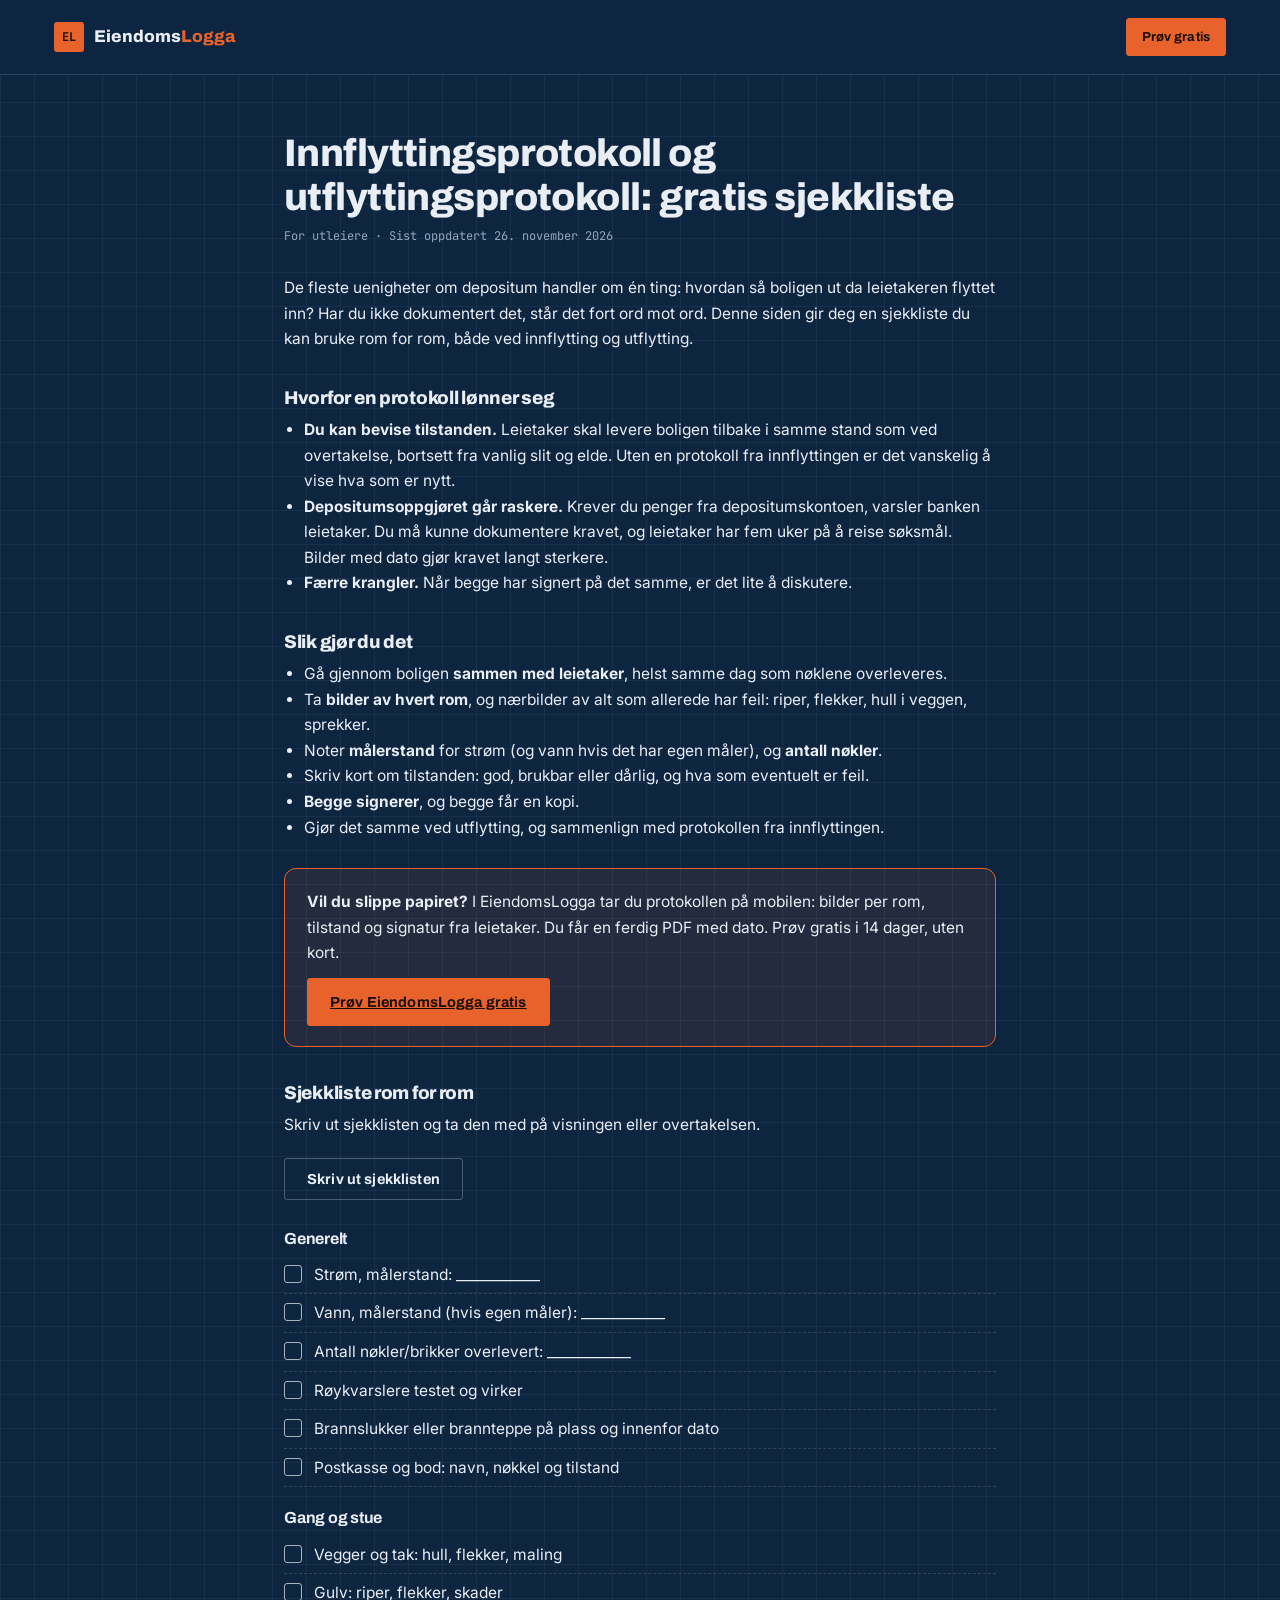
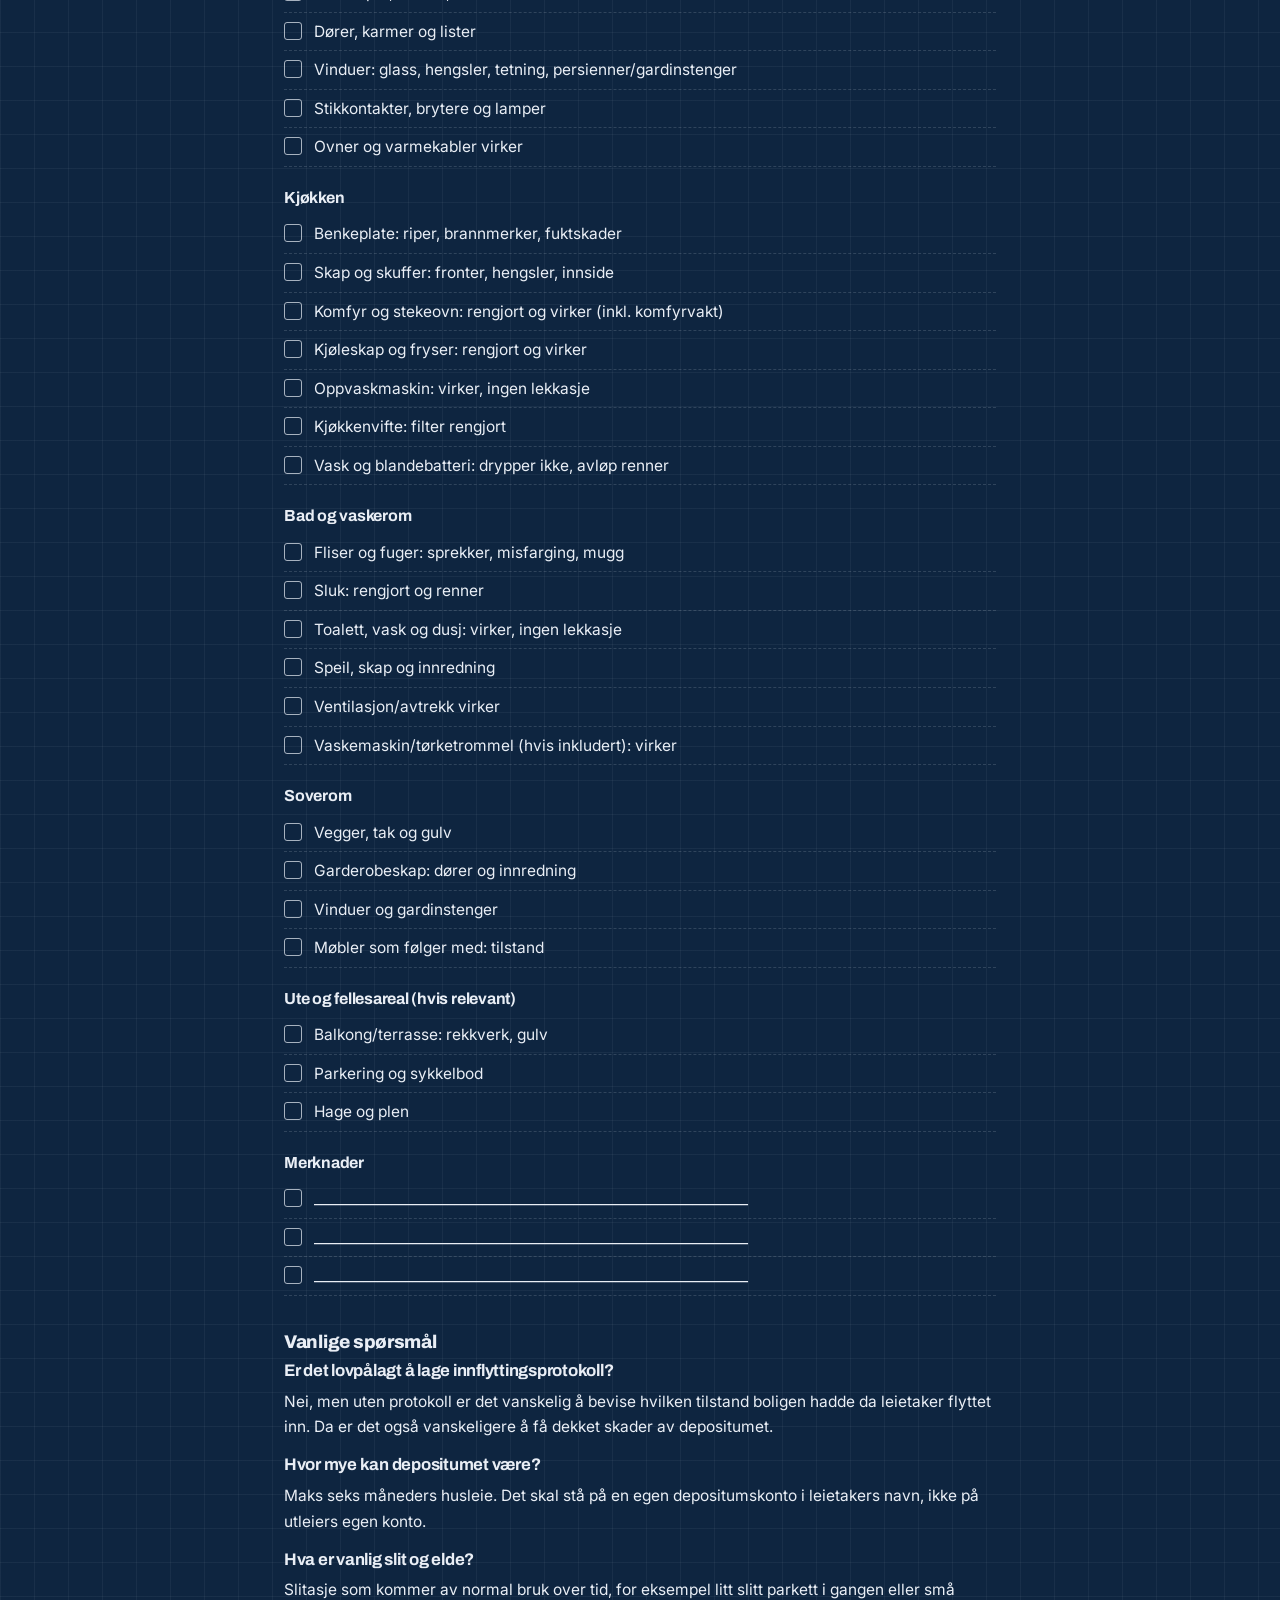
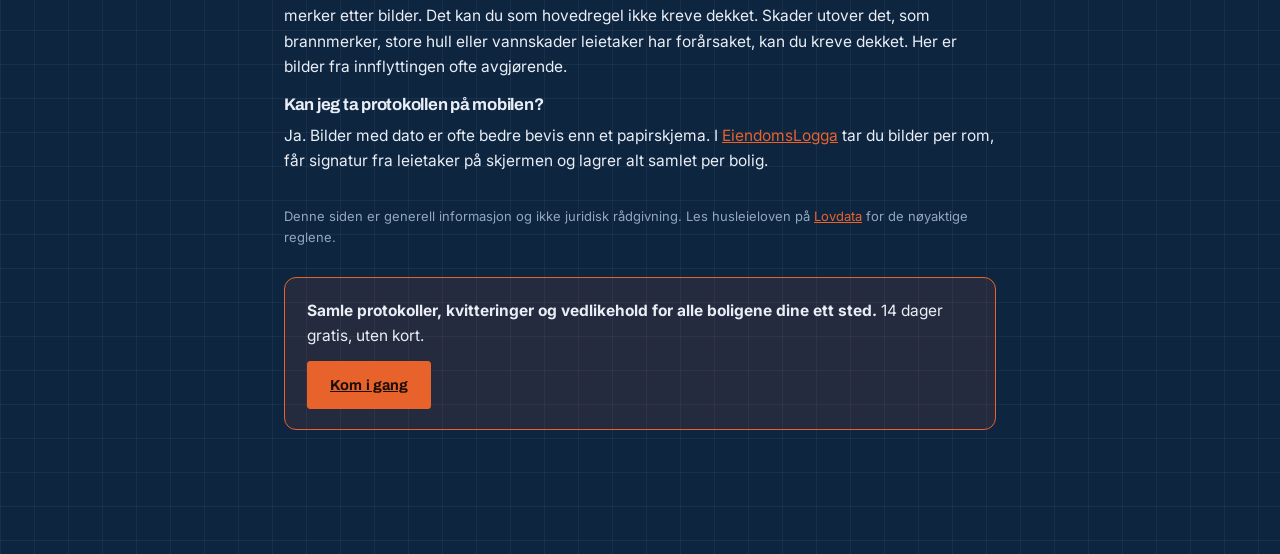
<file: docs/innflyttingsprotokoll.html>
<!DOCTYPE html>
<html lang="no">
<head>
<meta charset="UTF-8">
<meta name="viewport" content="width=device-width, initial-scale=1.0">
<title>Innflyttingsprotokoll og utflyttingsprotokoll – gratis sjekkliste for utleiere | EiendomsLogga</title>
<meta name="description" content="Gratis sjekkliste for innflytting og utflytting, rom for rom. Slik dokumenterer du tilstanden på utleieboligen, så depositumsoppgjøret blir enkelt. Kan skrives ut.">
<link rel="canonical" href="https://eiendomslogga.no/innflyttingsprotokoll.html">
<meta name="theme-color" content="#0E2540">
<meta property="og:title" content="Innflyttingsprotokoll – gratis sjekkliste for utleiere">
<meta property="og:description" content="Rom-for-rom-sjekkliste for inn- og utflytting. Gratis, og kan skrives ut.">
<meta property="og:image" content="https://eiendomslogga.no/og-image.png">
<meta property="og:url" content="https://eiendomslogga.no/innflyttingsprotokoll.html">
<link rel="icon" href="favicon.svg" type="image/svg+xml">
<link rel="preconnect" href="https://fonts.googleapis.com">
<link rel="preconnect" href="https://fonts.gstatic.com" crossorigin>
<link href="https://fonts.googleapis.com/css2?family=Archivo:wght@500;700;800&family=Inter:wght@400;500;600&family=JetBrains+Mono:wght@400;500;600&display=swap" rel="stylesheet">
<link rel="stylesheet" href="styles.css">
<script type="application/ld+json">
{
  "@context": "https://schema.org",
  "@type": "FAQPage",
  "mainEntity": [
    {"@type": "Question", "name": "Må utleier lage innflyttingsprotokoll?",
     "acceptedAnswer": {"@type": "Answer", "text": "Det er ikke lovpålagt, men uten en protokoll er det vanskelig å bevise hvilken tilstand boligen hadde ved innflytting. Det gjør det vanskeligere å få dekket skader av depositumet."}},
    {"@type": "Question", "name": "Hvor mye kan depositumet være?",
     "acceptedAnswer": {"@type": "Answer", "text": "Etter husleieloven kan depositumet være maks seks måneders husleie. Det skal stå på en egen depositumskonto i leietakers navn."}},
    {"@type": "Question", "name": "Hvor lang tid har leietaker på å protestere mot et krav i depositumet?",
     "acceptedAnswer": {"@type": "Answer", "text": "Krever utleier penger fra depositumskontoen, varsler banken leietaker. Pengene kan utbetales til utleier hvis leietaker ikke har reist søksmål innen fem uker etter varselet. Utleier må kunne dokumentere kravet."}}
  ]
}
</script>
<style>
  .guide-cta { margin: 28px 0; padding: 20px 22px; border: 1px solid var(--safety); border-radius: 12px; background: rgba(232,98,44,0.10); }
  .guide-cta p { margin: 0 0 12px; }
  .checklist { margin: 12px 0 24px; }
  .checklist h3 { font-size: 1rem; margin: 22px 0 6px; }
  .checklist ul { list-style: none; padding-left: 0; }
  .checklist li { padding: 6px 0 6px 30px; position: relative; border-bottom: 1px dashed rgba(233,238,245,0.15); }
  .checklist li::before { content: ""; position: absolute; left: 0; top: 9px; width: 16px; height: 16px; border: 1.5px solid currentColor; border-radius: 3px; opacity: .7; }
  .print-head { display: none; }
  .print-btn { margin: 4px 0 8px; }
  @media print {
    body { background: #fff !important; color: #000 !important; }
    .legal-header, .no-print, .guide-cta { display: none !important; }
    .legal { padding: 0; max-width: none; }
    .legal p, .legal li, .legal h1, .legal h2, .legal h3 { color: #000 !important; }
    .checklist li { border-bottom: 1px solid #bbb; }
    .print-head { display: block; margin-bottom: 12px; font-size: 13px; }
    .print-only-section { page-break-before: always; }
  }
</style>
</head>
<body>
<header class="legal-header"><div class="legal-header-inner">
  <a class="brand" href="/"><span class="logo-mark">EL</span><span class="logo-word">Eiendoms<em>Logga</em></span></a>
  <a class="btn btn-primary btn-small" href="/?start=signup">Prøv gratis</a>
</div></header>
<main class="legal">
<div class="no-print">
<h1>Innflyttingsprotokoll og utflyttingsprotokoll: gratis sjekkliste</h1>
<p class="updated">For utleiere · Sist oppdatert 26. november 2026</p>

<p>De fleste uenigheter om depositum handler om én ting: hvordan så boligen ut da leietakeren flyttet inn? Har du ikke dokumentert det, står det fort ord mot ord. Denne siden gir deg en sjekkliste du kan bruke rom for rom, både ved innflytting og utflytting.</p>

<h2>Hvorfor en protokoll lønner seg</h2>
<ul>
  <li><strong>Du kan bevise tilstanden.</strong> Leietaker skal levere boligen tilbake i samme stand som ved overtakelse, bortsett fra vanlig slit og elde. Uten en protokoll fra innflyttingen er det vanskelig å vise hva som er nytt.</li>
  <li><strong>Depositumsoppgjøret går raskere.</strong> Krever du penger fra depositumskontoen, varsler banken leietaker. Du må kunne dokumentere kravet, og leietaker har fem uker på å reise søksmål. Bilder med dato gjør kravet langt sterkere.</li>
  <li><strong>Færre krangler.</strong> Når begge har signert på det samme, er det lite å diskutere.</li>
</ul>

<h2>Slik gjør du det</h2>
<ul>
  <li>Gå gjennom boligen <strong>sammen med leietaker</strong>, helst samme dag som nøklene overleveres.</li>
  <li>Ta <strong>bilder av hvert rom</strong>, og nærbilder av alt som allerede har feil: riper, flekker, hull i veggen, sprekker.</li>
  <li>Noter <strong>målerstand</strong> for strøm (og vann hvis det har egen måler), og <strong>antall nøkler</strong>.</li>
  <li>Skriv kort om tilstanden: god, brukbar eller dårlig, og hva som eventuelt er feil.</li>
  <li><strong>Begge signerer</strong>, og begge får en kopi.</li>
  <li>Gjør det samme ved utflytting, og sammenlign med protokollen fra innflyttingen.</li>
</ul>

<div class="guide-cta">
  <p><strong>Vil du slippe papiret?</strong> I EiendomsLogga tar du protokollen på mobilen: bilder per rom, tilstand og signatur fra leietaker. Du får en ferdig PDF med dato. Prøv gratis i 14 dager, uten kort.</p>
  <a class="btn btn-primary" href="/?start=signup">Prøv EiendomsLogga gratis</a>
</div>

<h2>Sjekkliste rom for rom</h2>
<p>Skriv ut sjekklisten og ta den med på visningen eller overtakelsen.</p>
<button class="btn btn-ghost print-btn" type="button" onclick="window.print()">Skriv ut sjekklisten</button>
</div>

<section class="checklist print-only-section">
  <div class="print-head">
    <strong>Inn-/utflyttingsprotokoll</strong><br>
    Adresse: ______________________________ Dato: ____________<br>
    Utleier: ______________________________ Leietaker: ______________________________<br>
    Innflytting ☐ &nbsp; Utflytting ☐
  </div>

  <h3>Generelt</h3>
  <ul>
    <li>Strøm, målerstand: ____________</li>
    <li>Vann, målerstand (hvis egen måler): ____________</li>
    <li>Antall nøkler/brikker overlevert: ____________</li>
    <li>Røykvarslere testet og virker</li>
    <li>Brannslukker eller brannteppe på plass og innenfor dato</li>
    <li>Postkasse og bod: navn, nøkkel og tilstand</li>
  </ul>

  <h3>Gang og stue</h3>
  <ul>
    <li>Vegger og tak: hull, flekker, maling</li>
    <li>Gulv: riper, flekker, skader</li>
    <li>Dører, karmer og lister</li>
    <li>Vinduer: glass, hengsler, tetning, persienner/gardinstenger</li>
    <li>Stikkontakter, brytere og lamper</li>
    <li>Ovner og varmekabler virker</li>
  </ul>

  <h3>Kjøkken</h3>
  <ul>
    <li>Benkeplate: riper, brannmerker, fuktskader</li>
    <li>Skap og skuffer: fronter, hengsler, innside</li>
    <li>Komfyr og stekeovn: rengjort og virker (inkl. komfyrvakt)</li>
    <li>Kjøleskap og fryser: rengjort og virker</li>
    <li>Oppvaskmaskin: virker, ingen lekkasje</li>
    <li>Kjøkkenvifte: filter rengjort</li>
    <li>Vask og blandebatteri: drypper ikke, avløp renner</li>
  </ul>

  <h3>Bad og vaskerom</h3>
  <ul>
    <li>Fliser og fuger: sprekker, misfarging, mugg</li>
    <li>Sluk: rengjort og renner</li>
    <li>Toalett, vask og dusj: virker, ingen lekkasje</li>
    <li>Speil, skap og innredning</li>
    <li>Ventilasjon/avtrekk virker</li>
    <li>Vaskemaskin/tørketrommel (hvis inkludert): virker</li>
  </ul>

  <h3>Soverom</h3>
  <ul>
    <li>Vegger, tak og gulv</li>
    <li>Garderobeskap: dører og innredning</li>
    <li>Vinduer og gardinstenger</li>
    <li>Møbler som følger med: tilstand</li>
  </ul>

  <h3>Ute og fellesareal (hvis relevant)</h3>
  <ul>
    <li>Balkong/terrasse: rekkverk, gulv</li>
    <li>Parkering og sykkelbod</li>
    <li>Hage og plen</li>
  </ul>

  <h3>Merknader</h3>
  <ul>
    <li>______________________________________________________________</li>
    <li>______________________________________________________________</li>
    <li>______________________________________________________________</li>
  </ul>

  <div class="print-head" style="margin-top:24px">
    Signatur utleier: ______________________ &nbsp;&nbsp; Signatur leietaker: ______________________
  </div>
</section>

<div class="no-print">
<h2>Vanlige spørsmål</h2>
<h3>Er det lovpålagt å lage innflyttingsprotokoll?</h3>
<p>Nei, men uten protokoll er det vanskelig å bevise hvilken tilstand boligen hadde da leietaker flyttet inn. Da er det også vanskeligere å få dekket skader av depositumet.</p>
<h3>Hvor mye kan depositumet være?</h3>
<p>Maks seks måneders husleie. Det skal stå på en egen depositumskonto i leietakers navn, ikke på utleiers egen konto.</p>
<h3>Hva er vanlig slit og elde?</h3>
<p>Slitasje som kommer av normal bruk over tid, for eksempel litt slitt parkett i gangen eller små merker etter bilder. Det kan du som hovedregel ikke kreve dekket. Skader utover det, som brannmerker, store hull eller vannskader leietaker har forårsaket, kan du kreve dekket. Her er bilder fra innflyttingen ofte avgjørende.</p>
<h3>Kan jeg ta protokollen på mobilen?</h3>
<p>Ja. Bilder med dato er ofte bedre bevis enn et papirskjema. I <a href="/?start=signup">EiendomsLogga</a> tar du bilder per rom, får signatur fra leietaker på skjermen og lagrer alt samlet per bolig.</p>

<p style="margin-top:32px;color:var(--muted);font-size:13px">Denne siden er generell informasjon og ikke juridisk rådgivning. Les husleieloven på <a href="https://lovdata.no/dokument/NL/lov/1999-03-26-17" rel="noopener">Lovdata</a> for de nøyaktige reglene.</p>

<div class="guide-cta">
  <p><strong>Samle protokoller, kvitteringer og vedlikehold for alle boligene dine ett sted.</strong> 14 dager gratis, uten kort.</p>
  <a class="btn btn-primary" href="/?start=signup">Kom i gang</a>
</div>
</div>
</main>
</body>
</html>
</file>
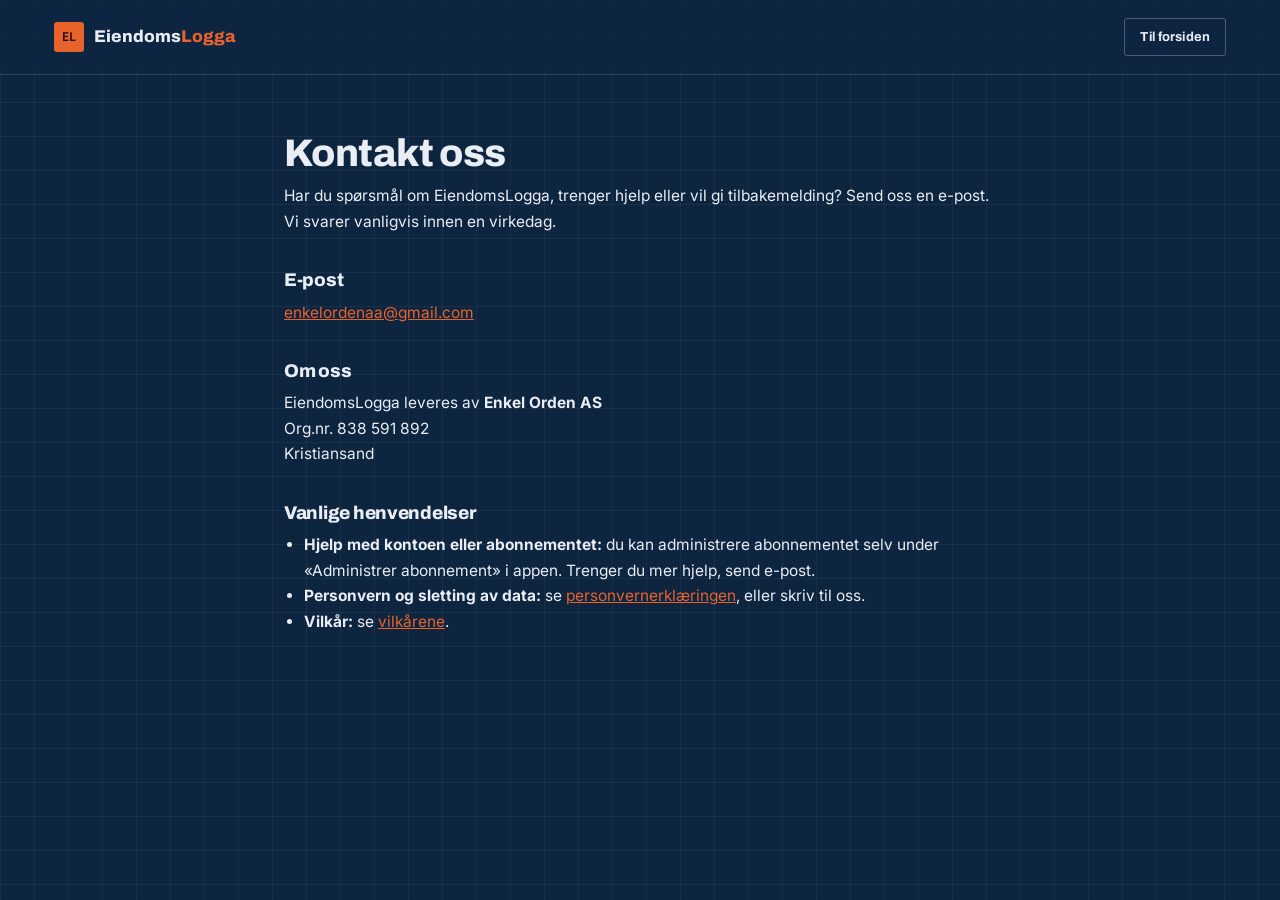
<file: docs/kontakt.html>
<!DOCTYPE html>
<html lang="no">
<head>
<meta charset="UTF-8">
<meta name="viewport" content="width=device-width, initial-scale=1.0">
<title>Kontakt – EiendomsLogga</title>
<meta name="description" content="Kontakt EiendomsLogga. Vi svarer vanligvis innen en virkedag.">
<link rel="canonical" href="https://eiendomslogga.no/kontakt.html">
<meta name="theme-color" content="#0E2540">
<link rel="icon" href="favicon.svg" type="image/svg+xml">
<link rel="preconnect" href="https://fonts.googleapis.com">
<link rel="preconnect" href="https://fonts.gstatic.com" crossorigin>
<link href="https://fonts.googleapis.com/css2?family=Archivo:wght@500;700;800&family=Inter:wght@400;500;600&family=JetBrains+Mono:wght@400;500;600&display=swap" rel="stylesheet">
<link rel="stylesheet" href="styles.css">
</head>
<body>
<header class="legal-header"><div class="legal-header-inner">
  <a class="brand" href="/"><span class="logo-mark">EL</span><span class="logo-word">Eiendoms<em>Logga</em></span></a>
  <a class="btn btn-ghost btn-small" href="/">Til forsiden</a>
</div></header>
<main class="legal">
<h1>Kontakt oss</h1>
<p>Har du spørsmål om EiendomsLogga, trenger hjelp eller vil gi tilbakemelding? Send oss en e-post. Vi svarer vanligvis innen en virkedag.</p>

<h2>E-post</h2>
<p><a href="mailto:enkelordenaa@gmail.com">enkelordenaa@gmail.com</a></p>

<h2>Om oss</h2>
<p>EiendomsLogga leveres av <strong>Enkel Orden AS</strong><br>
Org.nr. 838 591 892<br>
Kristiansand</p>

<h2>Vanlige henvendelser</h2>
<ul>
  <li><strong>Hjelp med kontoen eller abonnementet:</strong> du kan administrere abonnementet selv under «Administrer abonnement» i appen. Trenger du mer hjelp, send e-post.</li>
  <li><strong>Personvern og sletting av data:</strong> se <a href="personvern.html">personvernerklæringen</a>, eller skriv til oss.</li>
  <li><strong>Vilkår:</strong> se <a href="vilkar.html">vilkårene</a>.</li>
</ul>

</main>
</body>
</html>
</file>
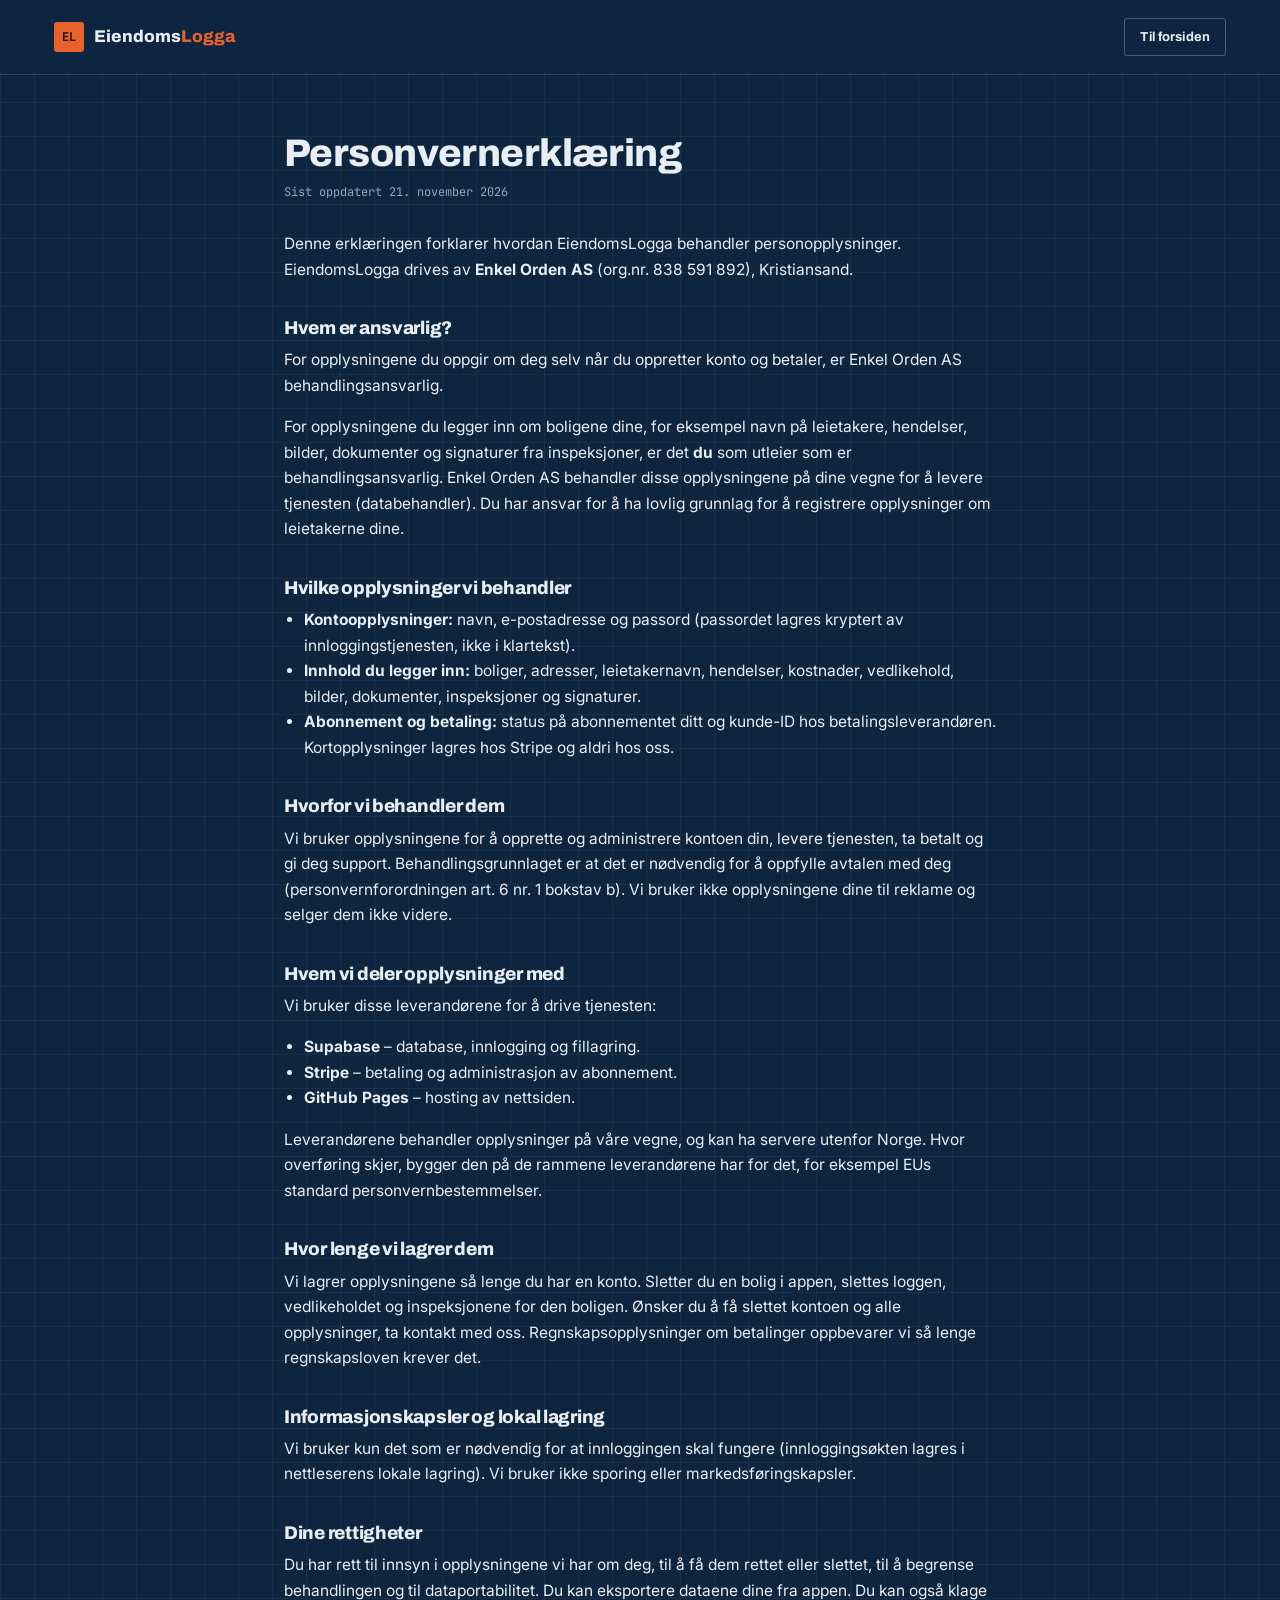
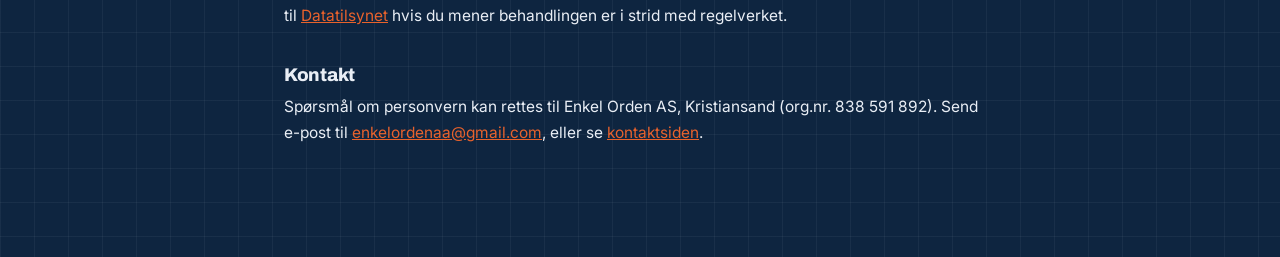
<file: docs/personvern.html>
<!DOCTYPE html>
<html lang="no">
<head>
<meta charset="UTF-8">
<meta name="viewport" content="width=device-width, initial-scale=1.0">
<title>Personvernerklæring – EiendomsLogga</title>
<meta name="description" content="Slik behandler EiendomsLogga personopplysninger.">
<link rel="canonical" href="https://eiendomslogga.no/personvern.html">
<meta name="theme-color" content="#0E2540">
<link rel="icon" href="favicon.svg" type="image/svg+xml">
<link rel="preconnect" href="https://fonts.googleapis.com">
<link rel="preconnect" href="https://fonts.gstatic.com" crossorigin>
<link href="https://fonts.googleapis.com/css2?family=Archivo:wght@500;700;800&family=Inter:wght@400;500;600&family=JetBrains+Mono:wght@400;500;600&display=swap" rel="stylesheet">
<link rel="stylesheet" href="styles.css">
</head>
<body>
<header class="legal-header"><div class="legal-header-inner">
  <a class="brand" href="/"><span class="logo-mark">EL</span><span class="logo-word">Eiendoms<em>Logga</em></span></a>
  <a class="btn btn-ghost btn-small" href="/">Til forsiden</a>
</div></header>
<main class="legal">
<h1>Personvernerklæring</h1>
<p class="updated">Sist oppdatert 21. november 2026</p>
<p>Denne erklæringen forklarer hvordan EiendomsLogga behandler personopplysninger. EiendomsLogga drives av <strong>Enkel Orden AS</strong> (org.nr. 838 591 892), Kristiansand.</p>

<h2>Hvem er ansvarlig?</h2>
<p>For opplysningene du oppgir om deg selv når du oppretter konto og betaler, er Enkel Orden AS behandlingsansvarlig.</p>
<p>For opplysningene du legger inn om boligene dine, for eksempel navn på leietakere, hendelser, bilder, dokumenter og signaturer fra inspeksjoner, er det <strong>du</strong> som utleier som er behandlingsansvarlig. Enkel Orden AS behandler disse opplysningene på dine vegne for å levere tjenesten (databehandler). Du har ansvar for å ha lovlig grunnlag for å registrere opplysninger om leietakerne dine.</p>

<h2>Hvilke opplysninger vi behandler</h2>
<ul>
  <li><strong>Kontoopplysninger:</strong> navn, e-postadresse og passord (passordet lagres kryptert av innloggingstjenesten, ikke i klartekst).</li>
  <li><strong>Innhold du legger inn:</strong> boliger, adresser, leietakernavn, hendelser, kostnader, vedlikehold, bilder, dokumenter, inspeksjoner og signaturer.</li>
  <li><strong>Abonnement og betaling:</strong> status på abonnementet ditt og kunde-ID hos betalingsleverandøren. Kortopplysninger lagres hos Stripe og aldri hos oss.</li>
</ul>

<h2>Hvorfor vi behandler dem</h2>
<p>Vi bruker opplysningene for å opprette og administrere kontoen din, levere tjenesten, ta betalt og gi deg support. Behandlingsgrunnlaget er at det er nødvendig for å oppfylle avtalen med deg (personvernforordningen art. 6 nr. 1 bokstav b). Vi bruker ikke opplysningene dine til reklame og selger dem ikke videre.</p>

<h2>Hvem vi deler opplysninger med</h2>
<p>Vi bruker disse leverandørene for å drive tjenesten:</p>
<ul>
  <li><strong>Supabase</strong> – database, innlogging og fillagring.</li>
  <li><strong>Stripe</strong> – betaling og administrasjon av abonnement.</li>
  <li><strong>GitHub Pages</strong> – hosting av nettsiden.</li>
</ul>
<p>Leverandørene behandler opplysninger på våre vegne, og kan ha servere utenfor Norge. Hvor overføring skjer, bygger den på de rammene leverandørene har for det, for eksempel EUs standard personvernbestemmelser.</p>

<h2>Hvor lenge vi lagrer dem</h2>
<p>Vi lagrer opplysningene så lenge du har en konto. Sletter du en bolig i appen, slettes loggen, vedlikeholdet og inspeksjonene for den boligen. Ønsker du å få slettet kontoen og alle opplysninger, ta kontakt med oss. Regnskapsopplysninger om betalinger oppbevarer vi så lenge regnskapsloven krever det.</p>

<h2>Informasjonskapsler og lokal lagring</h2>
<p>Vi bruker kun det som er nødvendig for at innloggingen skal fungere (innloggingsøkten lagres i nettleserens lokale lagring). Vi bruker ikke sporing eller markedsføringskapsler.</p>

<h2>Dine rettigheter</h2>
<p>Du har rett til innsyn i opplysningene vi har om deg, til å få dem rettet eller slettet, til å begrense behandlingen og til dataportabilitet. Du kan eksportere dataene dine fra appen. Du kan også klage til <a href="https://www.datatilsynet.no" rel="noopener">Datatilsynet</a> hvis du mener behandlingen er i strid med regelverket.</p>

<h2>Kontakt</h2>
<p>Spørsmål om personvern kan rettes til Enkel Orden AS, Kristiansand (org.nr. 838 591 892). Send e-post til <a href="mailto:enkelordenaa@gmail.com">enkelordenaa@gmail.com</a>, eller se <a href="kontakt.html">kontaktsiden</a>.</p>

</main>
</body>
</html>
</file>
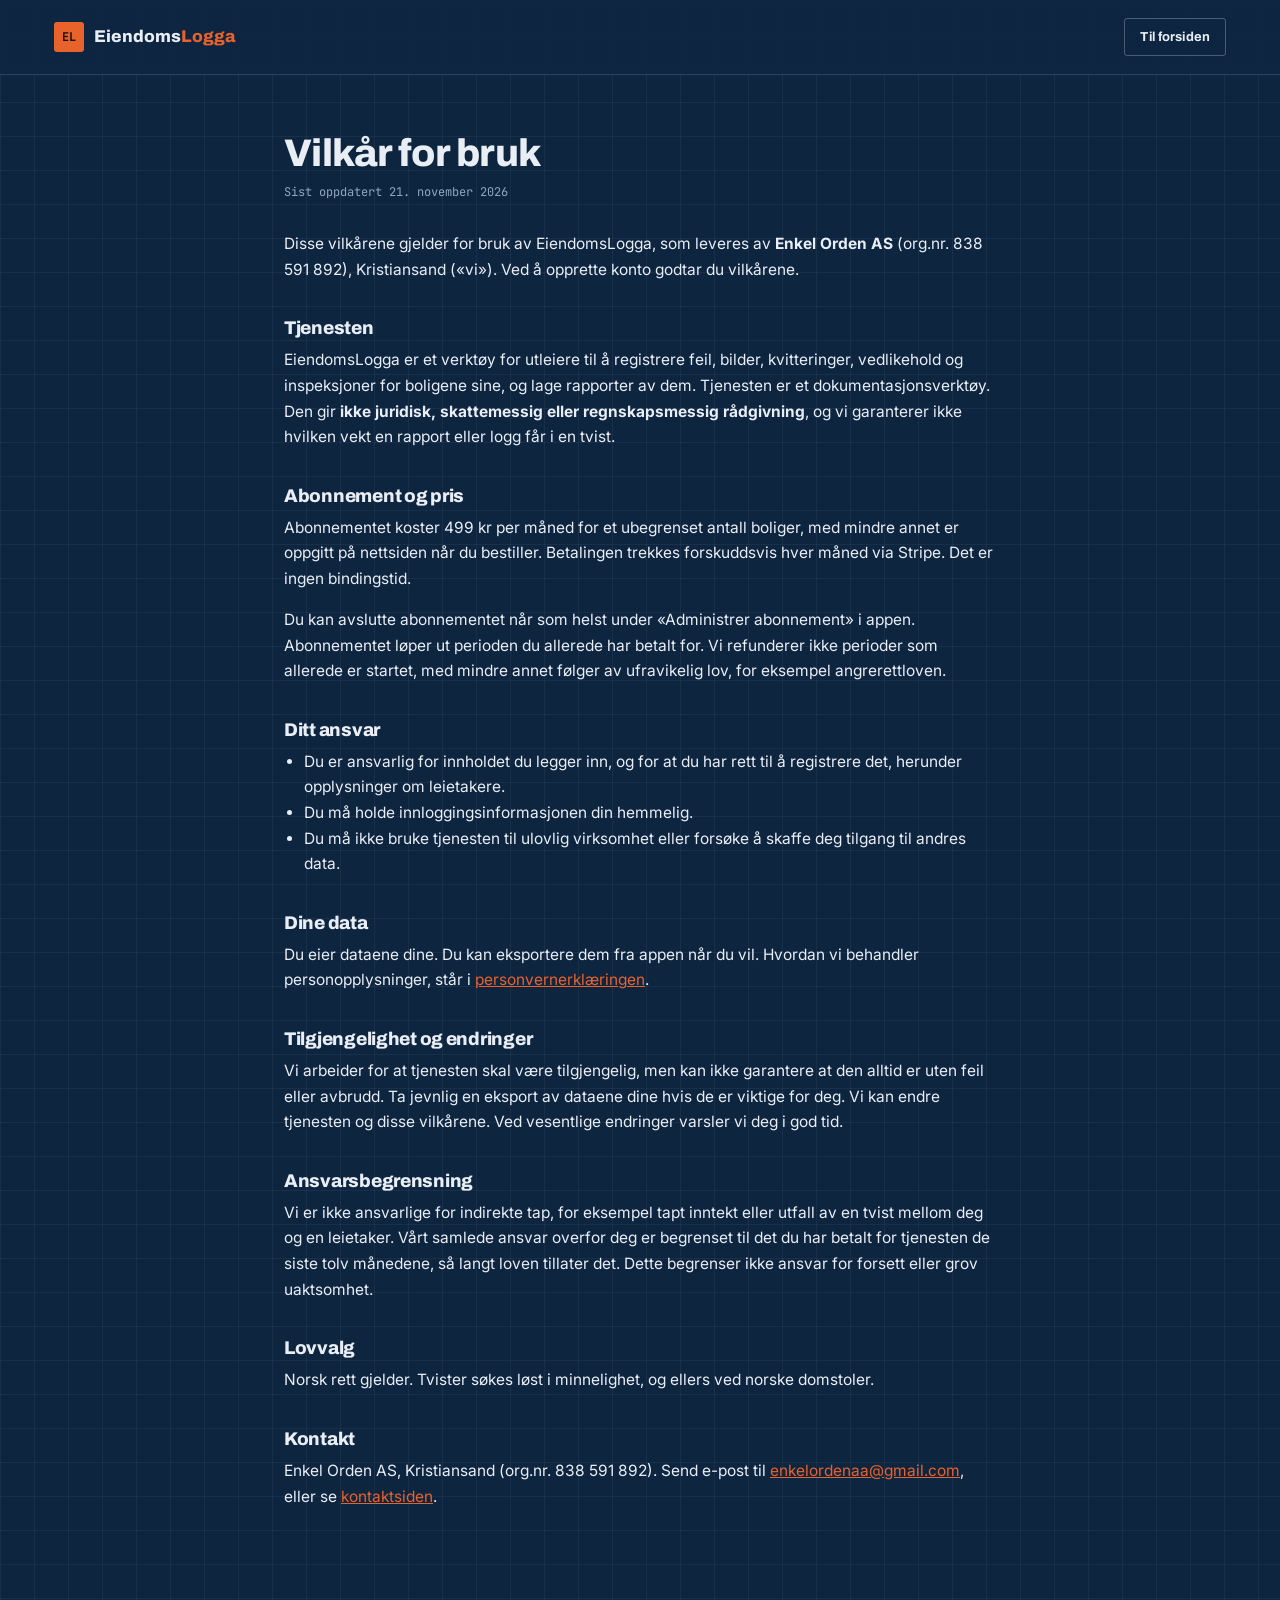
<file: docs/vilkar.html>
<!DOCTYPE html>
<html lang="no">
<head>
<meta charset="UTF-8">
<meta name="viewport" content="width=device-width, initial-scale=1.0">
<title>Vilkår for bruk – EiendomsLogga</title>
<meta name="description" content="Vilkår for bruk av EiendomsLogga.">
<link rel="canonical" href="https://eiendomslogga.no/vilkar.html">
<meta name="theme-color" content="#0E2540">
<link rel="icon" href="favicon.svg" type="image/svg+xml">
<link rel="preconnect" href="https://fonts.googleapis.com">
<link rel="preconnect" href="https://fonts.gstatic.com" crossorigin>
<link href="https://fonts.googleapis.com/css2?family=Archivo:wght@500;700;800&family=Inter:wght@400;500;600&family=JetBrains+Mono:wght@400;500;600&display=swap" rel="stylesheet">
<link rel="stylesheet" href="styles.css">
</head>
<body>
<header class="legal-header"><div class="legal-header-inner">
  <a class="brand" href="/"><span class="logo-mark">EL</span><span class="logo-word">Eiendoms<em>Logga</em></span></a>
  <a class="btn btn-ghost btn-small" href="/">Til forsiden</a>
</div></header>
<main class="legal">
<h1>Vilkår for bruk</h1>
<p class="updated">Sist oppdatert 21. november 2026</p>
<p>Disse vilkårene gjelder for bruk av EiendomsLogga, som leveres av <strong>Enkel Orden AS</strong> (org.nr. 838 591 892), Kristiansand («vi»). Ved å opprette konto godtar du vilkårene.</p>

<h2>Tjenesten</h2>
<p>EiendomsLogga er et verktøy for utleiere til å registrere feil, bilder, kvitteringer, vedlikehold og inspeksjoner for boligene sine, og lage rapporter av dem. Tjenesten er et dokumentasjonsverktøy. Den gir <strong>ikke juridisk, skattemessig eller regnskapsmessig rådgivning</strong>, og vi garanterer ikke hvilken vekt en rapport eller logg får i en tvist.</p>

<h2>Abonnement og pris</h2>
<p>Abonnementet koster 499 kr per måned for et ubegrenset antall boliger, med mindre annet er oppgitt på nettsiden når du bestiller. Betalingen trekkes forskuddsvis hver måned via Stripe. Det er ingen bindingstid.</p>
<p>Du kan avslutte abonnementet når som helst under «Administrer abonnement» i appen. Abonnementet løper ut perioden du allerede har betalt for. Vi refunderer ikke perioder som allerede er startet, med mindre annet følger av ufravikelig lov, for eksempel angrerettloven.</p>

<h2>Ditt ansvar</h2>
<ul>
  <li>Du er ansvarlig for innholdet du legger inn, og for at du har rett til å registrere det, herunder opplysninger om leietakere.</li>
  <li>Du må holde innloggingsinformasjonen din hemmelig.</li>
  <li>Du må ikke bruke tjenesten til ulovlig virksomhet eller forsøke å skaffe deg tilgang til andres data.</li>
</ul>

<h2>Dine data</h2>
<p>Du eier dataene dine. Du kan eksportere dem fra appen når du vil. Hvordan vi behandler personopplysninger, står i <a href="personvern.html">personvernerklæringen</a>.</p>

<h2>Tilgjengelighet og endringer</h2>
<p>Vi arbeider for at tjenesten skal være tilgjengelig, men kan ikke garantere at den alltid er uten feil eller avbrudd. Ta jevnlig en eksport av dataene dine hvis de er viktige for deg. Vi kan endre tjenesten og disse vilkårene. Ved vesentlige endringer varsler vi deg i god tid.</p>

<h2>Ansvarsbegrensning</h2>
<p>Vi er ikke ansvarlige for indirekte tap, for eksempel tapt inntekt eller utfall av en tvist mellom deg og en leietaker. Vårt samlede ansvar overfor deg er begrenset til det du har betalt for tjenesten de siste tolv månedene, så langt loven tillater det. Dette begrenser ikke ansvar for forsett eller grov uaktsomhet.</p>

<h2>Lovvalg</h2>
<p>Norsk rett gjelder. Tvister søkes løst i minnelighet, og ellers ved norske domstoler.</p>

<h2>Kontakt</h2>
<p>Enkel Orden AS, Kristiansand (org.nr. 838 591 892). Send e-post til <a href="mailto:enkelordenaa@gmail.com">enkelordenaa@gmail.com</a>, eller se <a href="kontakt.html">kontaktsiden</a>.</p>

</main>
</body>
</html>
</file>
<file: docs/styles.css>
/* ============================================
   EiendomsLogg — design tokens (blueprint / måltegning)
   ============================================ */
:root {
  --blue-deep: #0E2540;
  --blue-mid: #16324F;
  --blue-soft: #1D3E5E;
  --blue-softer: #274B6E;
  --grid-line: rgba(233,238,245,0.05);
  --line: rgba(233,238,245,0.14);
  --line-strong: rgba(233,238,245,0.28);
  --plan-line: rgba(233,238,245,0.55);

  --paper: #F7F4EA;
  --paper-2: #ECE6D2;
  --pencil: #26364A;
  --pencil-muted: #6B7A8C;

  --ink-text: #E9EEF5;
  --muted: #91A7C0;

  --safety: #E8622C;
  --safety-dark: #C14F1D;
  --green: #4E9A6E;
  --green-dark: #3A7853;
  --amber: #D9A441;

  --font-display: 'Archivo', sans-serif;
  --font-body: 'Inter', sans-serif;
  --font-mono: 'JetBrains Mono', monospace;

  --wrap: 1220px;
  --radius: 3px;
  --radius-lg: 7px;
}

* { box-sizing: border-box; }

@media (prefers-reduced-motion: reduce) {
  *, *::before, *::after { animation-duration: 0.01ms !important; animation-iteration-count: 1 !important; transition-duration: 0.01ms !important; }
  .reveal { opacity: 1 !important; transform: none !important; }
}

.reveal { opacity: 0; transform: translateY(16px); transition: opacity 0.5s ease, transform 0.5s ease; }
.reveal.reveal-visible { opacity: 1; transform: translateY(0); }

html, body { height: 100%; }
body {
  margin: 0;
  background-color: var(--blue-deep);
  background-image:
    linear-gradient(var(--grid-line) 1px, transparent 1px),
    linear-gradient(90deg, var(--grid-line) 1px, transparent 1px);
  background-size: 34px 34px;
  color: var(--ink-text);
  font-family: var(--font-body);
  font-size: 16px;
  line-height: 1.55;
  -webkit-font-smoothing: antialiased;
  display: flex;
  flex-direction: column;
}

h1, h2, h3, h4 {
  font-family: var(--font-display);
  color: var(--ink-text);
  margin: 0 0 0.5em;
  font-weight: 800;
  letter-spacing: -0.015em;
  line-height: 1.15;
}
h1 { font-size: 1.9rem; }
h2 { font-size: 1.4rem; }
h3 { font-size: 1.05rem; font-weight: 700; }

p { margin: 0 0 1em; }
a { color: var(--safety); text-decoration: none; }
ul { margin: 0; padding: 0; list-style: none; }

.mono { font-family: var(--font-mono); }

.sr-only {
  position: absolute; width: 1px; height: 1px;
  padding: 0; margin: -1px; overflow: hidden;
  clip: rect(0,0,0,0); white-space: nowrap; border: 0;
}

a:focus-visible, button:focus-visible, input:focus-visible,
select:focus-visible, textarea:focus-visible {
  outline: 2px solid var(--safety);
  outline-offset: 2px;
}

/* ============================================
   Buttons
   ============================================ */
.btn {
  display: inline-flex; align-items: center; justify-content: center; gap: 8px;
  font-family: var(--font-display); font-weight: 700; font-size: 14.5px;
  padding: 12px 22px; border-radius: var(--radius); border: 1.5px solid transparent;
  cursor: pointer; transition: transform 0.1s ease, background 0.15s ease, border-color 0.15s ease;
  white-space: nowrap; background: transparent; color: var(--ink-text);
  letter-spacing: 0.01em;
}
.btn:active { transform: scale(0.98); }
.btn:disabled { opacity: 0.5; cursor: not-allowed; }

.btn-primary { background: var(--safety); color: #1A0D06; border-color: var(--safety); }
.btn-primary:hover:not(:disabled) { background: var(--safety-dark); border-color: var(--safety-dark); }

.btn-secondary { background: var(--green); color: #0B1A12; border-color: var(--green); }
.btn-secondary:hover:not(:disabled) { background: var(--green-dark); border-color: var(--green-dark); }

.btn-ghost { background: transparent; color: var(--ink-text); border-color: var(--line-strong); }
.btn-ghost:hover:not(:disabled) { border-color: var(--ink-text); background: rgba(233,238,245,0.05); }

.btn-danger { background: transparent; color: #F0876A; border-color: rgba(232,98,44,0.5); }
.btn-danger:hover:not(:disabled) { background: rgba(232,98,44,0.12); }

.btn-small { padding: 8px 15px; font-size: 13px; }
.btn-block { width: 100%; }
.btn-icon { padding: 8px 10px; }

/* ============================================
   Header + tab nav
   ============================================ */
.app-header {
  position: sticky; top: 0; z-index: 50;
  background: rgba(14, 37, 64, 0.92);
  backdrop-filter: blur(8px);
  border-bottom: 1px solid var(--line);
}
.app-header-inner {
  max-width: var(--wrap); margin: 0 auto; padding: 16px 24px 12px;
  display: flex; align-items: center; gap: 16px;
}
.brand { display: flex; align-items: center; gap: 10px; margin-right: auto; }
.logo-mark {
  display: inline-flex; align-items: center; justify-content: center;
  width: 30px; height: 30px; background: var(--safety); color: #1A0D06;
  border-radius: var(--radius); font-family: var(--font-mono); font-size: 12px; font-weight: 700;
  flex-shrink: 0;
}
.logo-word { font-family: var(--font-display); font-weight: 800; font-size: 17px; }
.logo-word em { color: var(--safety); font-style: normal; }
.header-actions { display: flex; gap: 10px; align-items: center; flex-wrap: wrap; justify-content: flex-end; }

.tab-nav {
  max-width: var(--wrap); margin: 0 auto; padding: 0 24px;
  display: flex; gap: 4px; overflow-x: auto; scrollbar-width: none;
}
.tab-nav::-webkit-scrollbar { display: none; }
.tab-btn {
  font-family: var(--font-display); font-size: 13.5px; font-weight: 700;
  color: var(--muted); background: transparent; border: none;
  border-bottom: 2px solid transparent; padding: 12px 13px 10px;
  cursor: pointer; white-space: nowrap; letter-spacing: 0.01em;
}
.tab-btn:hover { color: var(--ink-text); }
.tab-btn.active { color: var(--ink-text); border-bottom-color: var(--safety); }

/* ============================================
   Main layout
   ============================================ */
.app-main { flex: 1; }
.view-wrap { max-width: var(--wrap); margin: 0 auto; padding: 32px 24px 80px; }
.view-head {
  display: flex; align-items: flex-end; justify-content: space-between;
  gap: 20px; margin-bottom: 24px; flex-wrap: wrap;
}
.view-head p { color: var(--muted); margin: 6px 0 0; max-width: 60ch; }
.view-actions { display: flex; gap: 10px; flex-wrap: wrap; }

/* ============================================
   Cards / surfaces
   ============================================ */
.card {
  background: var(--blue-mid); border: 1px solid var(--line);
  border-radius: var(--radius-lg); padding: 22px 24px;
}
.card + .card { margin-top: 16px; }

.stat-grid { display: grid; grid-template-columns: repeat(4, 1fr); gap: 12px; margin-bottom: 28px; }
.stat-card { background: var(--blue-mid); border: 1px solid var(--line); border-radius: var(--radius-lg); padding: 18px 20px; }
.stat-label { font-family: var(--font-mono); font-size: 10.5px; letter-spacing: 0.07em; color: var(--muted); margin-bottom: 8px; text-transform: uppercase; }
.stat-value { font-family: var(--font-display); font-size: 27px; font-weight: 800; color: var(--ink-text); }
.stat-value.stamp-color { color: var(--safety); }
.stat-value.sage-color { color: var(--green); }
.stat-value.amber-color { color: var(--amber); }

.section-title { font-family: var(--font-mono); font-size: 11px; letter-spacing: 0.08em; color: var(--green); margin-bottom: 14px; text-transform: uppercase; }

/* ============================================
   Empty states
   ============================================ */
.empty-state { text-align: center; padding: 56px 24px; border: 1px dashed var(--line-strong); border-radius: var(--radius-lg); }
.empty-state::before {
  content: '';
  display: block; width: 38px; height: 38px; margin: 0 auto 16px;
  background-color: var(--muted); opacity: 0.55;
  -webkit-mask-image: url("data:image/svg+xml,%3Csvg xmlns='http://www.w3.org/2000/svg' viewBox='0 0 24 24' fill='none' stroke='black' stroke-width='1.6'%3E%3Cpath d='M3 12h4l2 3h6l2-3h4'/%3E%3Cpath d='M5 12V6a2 2 0 0 1 2-2h10a2 2 0 0 1 2 2v6'/%3E%3Crect x='3' y='12' width='18' height='7' rx='2'/%3E%3C/svg%3E");
  mask-image: url("data:image/svg+xml,%3Csvg xmlns='http://www.w3.org/2000/svg' viewBox='0 0 24 24' fill='none' stroke='black' stroke-width='1.6'%3E%3Cpath d='M3 12h4l2 3h6l2-3h4'/%3E%3Cpath d='M5 12V6a2 2 0 0 1 2-2h10a2 2 0 0 1 2 2v6'/%3E%3Crect x='3' y='12' width='18' height='7' rx='2'/%3E%3C/svg%3E");
  -webkit-mask-size: contain; mask-size: contain;
  -webkit-mask-repeat: no-repeat; mask-repeat: no-repeat;
  -webkit-mask-position: center; mask-position: center;
}
.empty-title { font-family: var(--font-display); font-size: 18px; font-weight: 800; margin-bottom: 6px; }
.empty-body { color: var(--muted); margin-bottom: 20px; }

/* ============================================
   Badges
   ============================================ */
.badge {
  display: inline-flex; align-items: center; gap: 5px;
  font-family: var(--font-mono); font-size: 10.5px; letter-spacing: 0.03em;
  padding: 4px 9px; border-radius: 999px; border: 1px solid transparent;
  text-transform: uppercase;
}
.badge-open { background: rgba(232,98,44,0.14); color: #F0876A; border-color: rgba(232,98,44,0.35); }
.badge-progress { background: rgba(217,164,65,0.14); color: var(--amber); border-color: rgba(217,164,65,0.35); }
.badge-done { background: rgba(78,154,110,0.16); color: var(--green); border-color: rgba(78,154,110,0.35); }
.badge-neutral { background: rgba(233,238,245,0.08); color: var(--muted); border-color: var(--line-strong); }

.type-tag { font-family: var(--font-mono); font-size: 10.5px; color: var(--muted); text-transform: uppercase; letter-spacing: 0.04em; }

/* ============================================
   Property cards
   ============================================ */
.property-grid { display: grid; grid-template-columns: repeat(auto-fill, minmax(250px, 1fr)); gap: 14px; }
.property-card {
  background: var(--blue-mid); border: 1px solid var(--line); border-radius: var(--radius-lg);
  padding: 20px 22px; cursor: pointer; transition: border-color 0.15s ease, transform 0.15s ease;
  text-align: left; width: 100%; color: inherit; font: inherit;
}
.property-card:hover { border-color: var(--safety); transform: translateY(-2px); }
.property-card h3 { margin-bottom: 2px; }
.property-address { color: var(--muted); font-size: 13.5px; margin-bottom: 14px; }
.property-meta-row { display: flex; justify-content: space-between; align-items: center; border-top: 1px solid var(--line); padding-top: 12px; margin-top: 4px; gap: 10px; flex-wrap: wrap; }
.property-tenant { font-size: 13px; color: var(--muted); }
.property-open-count { font-family: var(--font-mono); font-size: 11.5px; }

/* ============================================
   Tables / lists
   ============================================ */
.data-table { width: 100%; border-collapse: collapse; }
.card:has(.data-table) { overflow-x: auto; }
.data-table th {
  font-family: var(--font-mono); font-size: 10.5px; letter-spacing: 0.06em; text-transform: uppercase;
  text-align: left; color: var(--muted); padding: 0 12px 10px; border-bottom: 1px solid var(--line-strong);
}
.data-table td { padding: 14px 12px; border-bottom: 1px solid var(--line); font-size: 14px; vertical-align: top; }
.data-table tr:last-child td { border-bottom: none; }
.data-table td.num { font-family: var(--font-mono); }

.entry-row-title { font-family: var(--font-display); font-weight: 700; font-size: 15px; margin-bottom: 3px; }
.entry-row-desc { color: var(--muted); font-size: 13.5px; margin: 0; }
.row-actions { display: flex; gap: 8px; flex-wrap: wrap; }

.thumb-strip { display: flex; gap: 6px; margin-top: 8px; flex-wrap: wrap; }
.thumb { width: 44px; height: 44px; border-radius: 4px; object-fit: cover; border: 1px solid var(--line-strong); cursor: pointer; }
.thumb-wrap { position: relative; display: inline-block; line-height: 0; }
.thumb-remove {
  position: absolute; top: -6px; right: -6px; width: 18px; height: 18px; border-radius: 50%;
  background: var(--safety); color: #1A0D06; border: 1px solid var(--blue-deep); font-size: 13px; line-height: 1;
  cursor: pointer; display: flex; align-items: center; justify-content: center; padding: 0;
}
.thumb-remove:hover { background: var(--safety-dark); }
.doc-chip {
  display: inline-flex; align-items: center; gap: 6px;
  font-family: var(--font-mono); font-size: 11.5px; color: var(--muted);
  background: rgba(233,238,245,0.06); border: 1px solid var(--line);
  padding: 5px 10px; border-radius: var(--radius); margin: 8px 6px 0 0;
}
.doc-chip-remove { background: transparent; border: none; color: var(--muted); cursor: pointer; font-size: 14px; line-height: 1; padding: 0 0 0 4px; }
.doc-chip-remove:hover { color: var(--safety); }

/* ============================================
   Filter bar
   ============================================ */
.filter-bar { display: flex; gap: 10px; flex-wrap: wrap; margin-bottom: 20px; }
.filter-bar select, .filter-bar input {
  background: var(--blue-mid); border: 1px solid var(--line-strong); color: var(--ink-text);
  border-radius: var(--radius); padding: 9px 12px; font-family: var(--font-body); font-size: 14px;
}

/* ============================================
   Forms
   ============================================ */
.form-grid { display: grid; grid-template-columns: 1fr 1fr; gap: 16px; }
.form-field { display: flex; flex-direction: column; gap: 6px; margin-bottom: 16px; }
.form-field.full { grid-column: 1 / -1; }
.form-field label { font-family: var(--font-mono); font-size: 10.5px; letter-spacing: 0.05em; color: var(--muted); text-transform: uppercase; }
.form-field input, .form-field select, .form-field textarea {
  background: rgba(233,238,245,0.04); border: 1px solid var(--line-strong); color: var(--ink-text);
  border-radius: var(--radius); padding: 11px 13px; font-family: var(--font-body); font-size: 15px; width: 100%;
}
.form-field textarea { resize: vertical; min-height: 80px; }
.form-field .hint { font-size: 12px; color: var(--muted); }
.form-field .error-text { font-size: 12.5px; color: var(--safety); display: none; }
.form-field.has-error input, .form-field.has-error select, .form-field.has-error textarea { border-color: var(--safety); }
.form-field.has-error .error-text { display: block; }

.file-drop {
  border: 1px dashed var(--line-strong); border-radius: var(--radius); padding: 16px;
  text-align: center; cursor: pointer; color: var(--muted); font-size: 13px;
}
.file-drop:hover { border-color: var(--green); color: var(--ink-text); }
.file-drop input { display: none; }

.form-actions { display: flex; justify-content: flex-end; gap: 10px; margin-top: 8px; padding-top: 16px; border-top: 1px solid var(--line); flex-wrap: wrap; }

/* ============================================
   Modal
   ============================================ */
.modal-overlay {
  position: fixed; inset: 0; z-index: 200; background: rgba(6,15,26,0.75);
  display: flex; align-items: flex-start; justify-content: center; padding: 40px 20px; overflow-y: auto;
}
.modal-overlay[hidden] { display: none; }
.modal {
  background: var(--blue-deep); border: 1px solid var(--line-strong); border-radius: var(--radius-lg);
  width: 100%; max-width: 620px; padding: 28px 30px; box-shadow: 0 30px 70px -20px rgba(0,0,0,0.6);
}
.modal-head { display: flex; justify-content: space-between; align-items: flex-start; margin-bottom: 18px; }
.modal-close { background: transparent; border: none; color: var(--muted); font-size: 22px; cursor: pointer; line-height: 1; padding: 4px; }
.modal-close:hover { color: var(--ink-text); }

/* ============================================
   Wizard (inspection)
   ============================================ */
.wizard-steps { display: flex; gap: 8px; margin-bottom: 26px; }
.wizard-step-dot { flex: 1; height: 3px; border-radius: 2px; background: var(--line-strong); }
.wizard-step-dot.active { background: var(--safety); }
.wizard-step-dot.done { background: var(--green); }

.room-block { border: 1px solid var(--line); border-radius: var(--radius); padding: 16px 18px; margin-bottom: 14px; }
.room-block-head { display: flex; justify-content: space-between; align-items: center; margin-bottom: 10px; }
.room-block-head h4 { margin: 0; font-family: var(--font-display); font-size: 15px; }
.condition-select-row { display: flex; gap: 8px; margin-bottom: 10px; flex-wrap: wrap; }
.condition-pill {
  flex: 1; min-width: 80px; text-align: center; padding: 8px; border-radius: var(--radius);
  border: 1px solid var(--line-strong); font-family: var(--font-mono); font-size: 12px;
  cursor: pointer; color: var(--muted); background: transparent; text-transform: uppercase;
}
.condition-pill.selected.cond-god { background: rgba(78,154,110,0.16); border-color: var(--green); color: var(--green); }
.condition-pill.selected.cond-ok { background: rgba(217,164,65,0.16); border-color: var(--amber); color: var(--amber); }
.condition-pill.selected.cond-darlig { background: rgba(232,98,44,0.16); border-color: var(--safety); color: #F0876A; }

.signature-pad-wrap { text-align: center; }
.signature-pad { width: 100%; height: 160px; background: var(--paper); border-radius: var(--radius); touch-action: none; cursor: crosshair; }
.signature-label { font-family: var(--font-mono); font-size: 11px; color: var(--muted); margin: 14px 0 6px; text-transform: uppercase; letter-spacing: 0.05em; }

/* ============================================
   Report / print view
   ============================================ */
.report-card-preview { background: var(--blue-mid); border: 1px solid var(--line); border-radius: var(--radius-lg); padding: 20px 22px; cursor: pointer; transition: border-color 0.15s ease; }
.report-card-preview:hover { border-color: var(--safety); }
.report-head-row { display: flex; justify-content: space-between; align-items: flex-start; margin-bottom: 8px; gap: 10px; }

.report-doc { background: var(--paper); color: var(--pencil); border-radius: var(--radius-lg); padding: 40px 44px; }
.report-doc h2, .report-doc h3, .report-doc h4 { color: var(--pencil); font-family: var(--font-display); }
.report-doc .doc-eyebrow { font-family: var(--font-mono); font-size: 10.5px; letter-spacing: 0.07em; color: var(--safety-dark); margin-bottom: 6px; text-transform: uppercase; }
.report-doc-meta { display: flex; gap: 28px; flex-wrap: wrap; margin: 16px 0 26px; padding-bottom: 20px; border-bottom: 1px solid var(--paper-2); }
.report-doc-meta div span { display: block; }
.report-doc-meta .meta-label { font-family: var(--font-mono); font-size: 10px; letter-spacing: 0.05em; color: var(--pencil-muted); margin-bottom: 3px; text-transform: uppercase; }
.report-doc-meta .meta-value { font-family: var(--font-display); font-size: 15px; font-weight: 700; }
.report-room { padding: 14px 0; border-bottom: 1px solid var(--paper-2); }
.report-room:last-child { border-bottom: none; }
.report-room-head { display: flex; justify-content: space-between; align-items: center; margin-bottom: 6px; gap: 10px; flex-wrap: wrap; }
.report-room-notes { color: #4A4436; font-size: 14px; margin: 0 0 8px; }
.report-sign-row { display: flex; gap: 30px; margin-top: 30px; flex-wrap: wrap; }
.report-sign-block { flex: 1; min-width: 200px; }
.report-sign-block img { width: 100%; max-width: 260px; height: 90px; object-fit: contain; background: #fff; border-radius: 3px; border: 1px solid var(--paper-2); }
.report-sign-block p { margin: 6px 0 0; font-family: var(--font-mono); font-size: 11px; color: var(--pencil-muted); text-transform: uppercase; }

/* ============================================
   Toast
   ============================================ */
.toast {
  position: fixed; bottom: 24px; left: 50%; transform: translateX(-50%);
  background: var(--green); color: #0B1A12; font-family: var(--font-display); font-weight: 700; font-size: 13.5px;
  padding: 12px 20px; border-radius: var(--radius); z-index: 300; box-shadow: 0 12px 30px -10px rgba(0,0,0,0.5);
}
.toast[hidden] { display: none; }
.toast.toast-danger { background: var(--safety); color: #1A0D06; }

/* ============================================
   Property detail
   ============================================ */
.detail-back { display: inline-flex; align-items: center; gap: 6px; color: var(--muted); font-family: var(--font-mono); font-size: 12.5px; margin-bottom: 16px; background: none; border: none; cursor: pointer; padding: 0; text-transform: uppercase; }
.detail-back:hover { color: var(--ink-text); }
.detail-quick-actions { display: flex; gap: 10px; flex-wrap: wrap; margin: 18px 0 28px; }
.timeline-item { display: flex; gap: 16px; padding: 16px 0; border-bottom: 1px solid var(--line); }
.timeline-item:last-child { border-bottom: none; }
.timeline-date { width: 84px; flex-shrink: 0; font-family: var(--font-mono); font-size: 11.5px; color: var(--muted); padding-top: 2px; }
.timeline-body { flex: 1; min-width: 0; }

/* ============================================================
   MARKETING HEADER
   ============================================================ */
.marketing-header { position: sticky; top: 0; z-index: 50; background: rgba(14, 37, 64, 0.92); backdrop-filter: blur(8px); border-bottom: 1px solid var(--line); }
.marketing-header-inner { max-width: var(--wrap); margin: 0 auto; padding: 18px 24px; display: flex; align-items: center; gap: 20px; }
.marketing-nav-links { display: flex; align-items: center; gap: 20px; margin-left: auto; }
.marketing-nav-links a { color: var(--muted); font-family: var(--font-display); font-size: 14px; font-weight: 700; cursor: pointer; }
.marketing-nav-links a:hover { color: var(--ink-text); }

/* ============================================================
   APP HEADER (account)
   ============================================================ */
.account-pill { display: inline-flex; align-items: center; gap: 8px; font-family: var(--font-mono); font-size: 12px; color: var(--muted); border: 1px solid var(--line-strong); border-radius: 999px; padding: 6px 12px 6px 6px; }
.account-avatar { width: 22px; height: 22px; border-radius: 50%; background: var(--green); color: #0B1A12; display: flex; align-items: center; justify-content: center; font-family: var(--font-display); font-weight: 800; font-size: 11px; }

/* ============================================================
   LANDING PAGE
   ============================================================ */
.landing-wrap { padding: 0; max-width: none; }
.lp-section { padding: 88px 0; }
.lp-inner { max-width: var(--wrap); margin: 0 auto; padding: 0 24px; }
.lp-section.tinted { background: var(--blue-mid); border-top: 1px solid var(--line); border-bottom: 1px solid var(--line); }

.eyebrow { color: var(--green); font-family: var(--font-mono); font-size: 12px; letter-spacing: 0.09em; margin-bottom: 16px; text-transform: uppercase; }
.eyebrow::before { content: '▪ '; }

.lp-hero { padding: 64px 0 88px; overflow: hidden; }
.lp-hero-grid { display: grid; grid-template-columns: 1fr 1fr; gap: 48px; align-items: center; }
.lp-hero h1 { font-size: clamp(2rem, 3.6vw, 2.9rem); line-height: 1.12; margin-bottom: 20px; }
.lp-hero-lede { font-size: 17px; color: var(--muted); max-width: 46ch; margin-bottom: 28px; }
.lp-hero-actions { display: flex; gap: 14px; flex-wrap: wrap; margin-bottom: 16px; }
.lp-hero-note { font-size: 13px; color: var(--muted); margin: 0; }

.lp-section h2 { font-size: clamp(1.6rem, 2.8vw, 2.2rem); max-width: 24ch; }
.lp-lede { color: var(--muted); font-size: 16.5px; max-width: 62ch; margin-bottom: 44px; }

/* ---- Signature hero: annotated floor plan ---- */
.plan-visual { position: relative; width: 100%; }
.plan-frame {
  position: relative;
  background: var(--blue-soft);
  border: 1px solid var(--line-strong);
  border-radius: var(--radius-lg);
  padding: 20px;
}
.plan-frame::before, .plan-frame::after {
  content: ''; position: absolute; width: 22px; height: 22px;
  border-color: var(--safety); border-style: solid; border-width: 0;
}
.plan-frame::before { top: -1px; left: -1px; border-top-width: 2px; border-left-width: 2px; }
.plan-frame::after { bottom: -1px; right: -1px; border-bottom-width: 2px; border-right-width: 2px; }
.plan-canvas { position: relative; }
.plan-svg { width: 100%; height: auto; display: block; }
.plan-room-label { font-family: var(--font-mono); font-size: 11px; fill: var(--ink-text); text-anchor: middle; letter-spacing: 0.04em; }
.plan-dim-text { font-family: var(--font-mono); font-size: 10px; fill: var(--muted); text-anchor: middle; }
.plan-tag {
  position: absolute; display: inline-flex; align-items: center; gap: 6px;
  background: var(--paper); color: var(--pencil); font-family: var(--font-mono); font-size: 11px;
  padding: 6px 10px; border-radius: var(--radius); box-shadow: 0 10px 22px -8px rgba(0,0,0,0.5);
  white-space: nowrap;
}
.plan-tag-dot { width: 7px; height: 7px; border-radius: 50%; background: var(--green); flex-shrink: 0; }
.plan-tag-dot.warn { background: var(--safety); }
.plan-caption { margin-top: 14px; font-family: var(--font-mono); font-size: 11px; color: var(--muted); text-align: center; letter-spacing: 0.04em; text-transform: uppercase; }

/* ---- How it works ---- */
.how-steps { display: grid; grid-template-columns: repeat(4, 1fr); gap: 16px; }
.how-step { background: var(--blue-deep); border: 1px solid var(--line); border-radius: var(--radius-lg); padding: 24px 20px; }
.how-step-icon { width: 42px; height: 42px; border-radius: var(--radius); background: rgba(78,154,110,0.14); color: var(--green); display: flex; align-items: center; justify-content: center; margin-bottom: 16px; }
.how-step h3 { font-size: 15.5px; margin-bottom: 6px; }
.how-step p { color: var(--muted); font-size: 13.5px; margin: 0; }
.how-step-num { font-family: var(--font-mono); font-size: 10.5px; color: var(--safety); margin-bottom: 10px; text-transform: uppercase; }

/* ---- Feature grid ---- */
.lp-feature-grid { display: grid; grid-template-columns: repeat(3, 1fr); gap: 1px; background: var(--line); border: 1px solid var(--line); border-radius: var(--radius-lg); overflow: hidden; }
.lp-feature-card { background: var(--blue-mid); padding: 26px 24px; transition: background 0.2s ease; }
.lp-feature-card:hover { background: var(--blue-soft); }
.lp-feature-icon { width: 38px; height: 38px; border-radius: var(--radius); background: rgba(232,98,44,0.14); color: var(--safety); display: flex; align-items: center; justify-content: center; margin-bottom: 14px; }
.lp-feature-card h3 { font-size: 15.5px; margin-bottom: 6px; }
.lp-feature-card p { color: var(--muted); font-size: 13.5px; margin: 0; }

/* ---- Pricing ---- */
.pricing-wrap { display: flex; justify-content: center; }
.pricing-card { position: relative; background: var(--blue-mid); border: 1.5px solid var(--green); border-radius: var(--radius-lg); padding: 36px 40px; max-width: 400px; width: 100%; text-align: center; }
.pricing-badge { display: inline-block; font-family: var(--font-mono); font-size: 10.5px; letter-spacing: 0.06em; color: #0B1A12; background: var(--green); padding: 4px 12px; border-radius: 999px; margin-bottom: 18px; text-transform: uppercase; }
.pricing-price { font-family: var(--font-display); font-size: 42px; font-weight: 800; margin-bottom: 4px; }
.pricing-price span { font-family: var(--font-mono); font-size: 14px; color: var(--muted); font-weight: 400; }
.pricing-sub { color: var(--muted); font-size: 13.5px; margin-bottom: 26px; }
.pricing-features { text-align: left; margin-bottom: 28px; }
.pricing-features li { display: flex; gap: 10px; padding: 8px 0; font-size: 14px; color: var(--ink-text); }
.pricing-features li::before { content: "✓"; color: var(--green); font-family: var(--font-mono); flex-shrink: 0; }

/* ---- Footer ---- */
.lp-footer { padding: 44px 0 40px; }
.lp-footer-inner { display: flex; justify-content: space-between; align-items: center; flex-wrap: wrap; gap: 12px; color: var(--muted); font-size: 13px; font-family: var(--font-mono); }

/* ============================================================
   AUTH PAGES
   ============================================================ */
.auth-wrap { max-width: 400px; margin: 56px auto; padding: 0 20px; }
.auth-card { background: var(--blue-mid); border: 1px solid var(--line); border-radius: var(--radius-lg); padding: 34px 32px; }
.auth-card h1 { font-size: 1.45rem; margin-bottom: 6px; }
.auth-card .lp-lede { margin-bottom: 22px; font-size: 14.5px; max-width: none; }
.auth-switch { text-align: center; font-size: 13.5px; color: var(--muted); margin-top: 18px; }
.auth-switch a { color: var(--green); cursor: pointer; font-weight: 700; }
.auth-error { background: rgba(232,98,44,0.12); border: 1px solid rgba(232,98,44,0.35); color: #F0876A; border-radius: var(--radius); padding: 10px 14px; font-size: 13px; margin-bottom: 18px; }

/* ============================================================
   PAYWALL
   ============================================================ */
.paywall-wrap { max-width: 600px; margin: 48px auto 76px; padding: 0 20px; text-align: center; }
.paywall-lock { width: 54px; height: 54px; border-radius: var(--radius-lg); background: rgba(232,98,44,0.14); color: var(--safety); display: flex; align-items: center; justify-content: center; margin: 0 auto 20px; }
.paywall-wrap h1 { font-size: 1.6rem; }
.paywall-wrap .lp-lede { margin: 0 auto 30px; }
.demo-note { margin-top: 22px; font-size: 12px; color: var(--muted); border-top: 1px solid var(--line); padding-top: 16px; }

/* ============================================================
   Responsive
   ============================================================ */
@media (max-width: 980px) {
  .lp-hero-grid { grid-template-columns: 1fr; }
  .plan-visual { order: -1; }
  .how-steps { grid-template-columns: repeat(2, 1fr); }
  .lp-feature-grid { grid-template-columns: repeat(2, 1fr); }
  .stat-grid { grid-template-columns: repeat(2, 1fr); }
  .form-grid { grid-template-columns: 1fr; }
}
@media (max-width: 640px) {
  .marketing-nav-links { gap: 12px; }
  .marketing-nav-links a.btn { padding: 8px 14px; }
  .lp-section { padding: 52px 0; }
  .lp-hero { padding: 40px 0 52px; }
  .how-steps { grid-template-columns: 1fr; }
  .lp-feature-grid { grid-template-columns: 1fr; }
  .pricing-card { padding: 26px 22px; }
  .auth-card { padding: 26px 20px; }
  .app-header-inner { padding: 14px 16px 10px; }
  .tab-nav { padding: 0 16px; }
  .view-wrap { padding: 22px 16px 60px; }
  .modal { padding: 22px 18px; }
  .report-doc { padding: 24px 18px; }
}
@media (max-width: 480px) {
  .account-name { display: none; }
  .account-pill { padding: 4px; border: none; }
  .header-actions .btn span.full-label { display: none; }
  .stat-grid { grid-template-columns: 1fr; }
  .condition-select-row { flex-wrap: wrap; }
  .condition-pill { min-width: 80px; }
  .view-head h1 { font-size: 1.5rem; }
  .signature-pad { height: 130px; }
  .plan-tag { font-size: 9.5px; padding: 4px 7px; }
}

/* ============================================
   Print
   ============================================ */
@media print {
  body * { visibility: hidden; }
  #printArea, #printArea * { visibility: visible; }
  #printArea { position: absolute; top: 0; left: 0; width: 100%; }
  .no-print { display: none !important; }
}

/* ============================================================
   v2 — forside, oversikt, logg
   ============================================================ */
html { scroll-behavior: smooth; }
[id] { scroll-margin-top: 84px; }
@media (prefers-reduced-motion: reduce) { html { scroll-behavior: auto; } }

.btn-lg { padding: 15px 28px; font-size: 16px; }
.print-only { display: none; }
.section-title-row { display: flex; justify-content: space-between; align-items: center; gap: 12px; margin-bottom: 14px; flex-wrap: wrap; }

/* ---- Forside: tillitsrad ---- */
.trust-row { display: flex; flex-wrap: wrap; gap: 8px 22px; margin: 6px 0 0; padding: 0; list-style: none; }
.trust-row li { font-size: 13px; color: var(--muted); display: flex; align-items: center; gap: 8px; }
.trust-row li::before { content: '✓'; color: var(--green); font-family: var(--font-mono); font-weight: 700; }

/* ---- Forside: problemkort ---- */
.pain-grid { display: grid; grid-template-columns: repeat(3, 1fr); gap: 16px; }
.pain-card { background: var(--blue-deep); border: 1px solid var(--line); border-radius: var(--radius-lg); padding: 26px 24px; }
.pain-icon { width: 44px; height: 44px; border-radius: var(--radius); background: rgba(232,98,44,0.14); color: var(--safety); display: flex; align-items: center; justify-content: center; margin-bottom: 16px; }
.pain-card h3 { font-size: 16.5px; margin-bottom: 8px; }
.pain-card p { color: var(--muted); font-size: 14px; margin: 0; }

/* ---- Forside: produktvisning ---- */
.preview-grid { display: grid; grid-template-columns: 1.35fr 1fr; gap: 28px; align-items: start; }
.mock-window { background: var(--blue-deep); border: 1px solid var(--line-strong); border-radius: var(--radius-lg); overflow: hidden; box-shadow: 0 30px 60px -30px rgba(0,0,0,0.6); }
.mock-bar { display: flex; align-items: center; gap: 6px; padding: 10px 14px; border-bottom: 1px solid var(--line); background: rgba(233,238,245,0.04); }
.mock-bar span { width: 9px; height: 9px; border-radius: 50%; background: var(--line-strong); }
.mock-bar i { margin-left: 10px; font-family: var(--font-mono); font-size: 11px; color: var(--muted); font-style: normal; }
.mock-body { padding: 20px; }
.mock-stats { display: grid; grid-template-columns: repeat(4, 1fr); gap: 10px; margin-bottom: 20px; }
.mock-stats div { background: var(--blue-mid); border: 1px solid var(--line); border-radius: 5px; padding: 11px 12px; }
.mock-stats small { display: block; font-family: var(--font-mono); font-size: 8.5px; letter-spacing: .06em; color: var(--muted); margin-bottom: 4px; }
.mock-stats b { font-family: var(--font-display); font-size: 22px; font-weight: 800; }
.mock-stats b.o { color: var(--safety); } .mock-stats b.a { color: var(--amber); }
.mock-title { font-family: var(--font-mono); font-size: 10px; letter-spacing: .08em; color: var(--green); margin-bottom: 10px; }
.mock-list { background: var(--blue-mid); border: 1px solid var(--line); border-radius: 6px; }
.mock-row { display: flex; align-items: center; gap: 12px; padding: 12px 14px; border-bottom: 1px solid var(--line); font-size: 13px; }
.mock-row:last-child { border-bottom: none; }
.mock-row-main { flex: 1; min-width: 0; display: flex; flex-direction: column; font-weight: 600; }
.mock-row-main em { font-style: normal; font-family: var(--font-mono); font-size: 9.5px; letter-spacing: .05em; text-transform: uppercase; color: var(--muted); font-weight: 400; }
.mock-row-meta { font-family: var(--font-mono); font-size: 10.5px; color: var(--muted); text-align: right; }
.mock-caption { text-align: center; font-family: var(--font-mono); font-size: 10.5px; color: var(--muted); padding: 0 0 12px; margin: 0; letter-spacing: .05em; text-transform: uppercase; }
.mock-report { position: relative; background: var(--paper); color: var(--pencil); border-radius: 6px; padding: 26px 26px 22px; box-shadow: 0 30px 60px -28px rgba(0,0,0,0.65); }
.mock-report-eyebrow { font-family: var(--font-mono); font-size: 9.5px; letter-spacing: .1em; color: var(--safety-dark); margin: 0 0 4px; }
.mock-report h3 { color: var(--pencil); font-size: 24px; margin: 0 0 2px; }
.mock-report-meta { font-size: 12px; color: var(--pencil-muted); margin: 0 0 14px; }
.mock-room { display: flex; justify-content: space-between; align-items: center; border-top: 1px solid rgba(38,54,74,.18); padding: 10px 0; font-weight: 600; font-size: 14px; }
.mock-room b { font-family: var(--font-mono); font-size: 10px; border: 1.5px solid var(--green); color: var(--green-dark); border-radius: 999px; padding: 2px 10px; }
.mock-room b.o { border-color: #C99A3E; color: #9A7424; }
.mock-sign { display: flex; gap: 18px; margin-top: 12px; }
.mock-sign svg { flex: 1; height: 44px; border-bottom: 2px solid var(--pencil); }
.mock-sign-labels { display: flex; gap: 18px; font-family: var(--font-mono); font-size: 8.5px; letter-spacing: .08em; color: var(--pencil-muted); margin-top: 6px; }
.mock-sign-labels span { flex: 1; }
.mock-stamp { position: absolute; right: 18px; top: 16px; width: 74px; height: 74px; border: 3px solid var(--green); border-radius: 50%; color: var(--green-dark); display: flex; align-items: center; justify-content: center; transform: rotate(-14deg); font-family: var(--font-display); font-weight: 800; font-size: 11px; background: rgba(247,244,234,.92); }

/* ---- Forside: depositum ---- */
.depositum { display: grid; grid-template-columns: 1fr 1.2fr; gap: 56px; align-items: start; }
.depositum h2 { max-width: 20ch; }
.fine-print { font-size: 12.5px; color: var(--muted); border-left: 2px solid var(--line-strong); padding-left: 14px; margin: 0; }

/* ---- Forside: pris + regner ---- */
.pricing-fine { margin: 14px 0 0; font-size: 12.5px; color: var(--muted); }
.calc { max-width: 400px; margin: 28px auto 0; text-align: left; }
.calc label { display: block; font-family: var(--font-mono); font-size: 11px; letter-spacing: .06em; color: var(--muted); text-transform: uppercase; margin-bottom: 12px; }
.calc input[type=range] { -webkit-appearance: none; appearance: none; width: 100%; height: 6px; border-radius: 999px; outline-offset: 6px;
  background: linear-gradient(to right, var(--safety) 0, var(--safety) var(--fill, 10%), var(--line-strong) var(--fill, 10%), var(--line-strong) 100%); }
.calc input[type=range]::-webkit-slider-thumb { -webkit-appearance: none; width: 22px; height: 22px; border-radius: 50%; background: var(--paper); border: 3px solid var(--safety); cursor: pointer; }
.calc input[type=range]::-moz-range-thumb { width: 18px; height: 18px; border-radius: 50%; background: var(--paper); border: 3px solid var(--safety); cursor: pointer; }
.calc-out { margin: 16px 0 0; font-size: 15px; color: var(--muted); }
.calc-out b { color: var(--ink-text); font-family: var(--font-display); }

/* ---- Forside: FAQ ---- */
.faq-wrap h2 { margin-bottom: 28px; }
.faq-list { max-width: 820px; border-top: 1px solid var(--line-strong); }
.faq-item { border-bottom: 1px solid var(--line-strong); }
.faq-item summary { list-style: none; cursor: pointer; padding: 20px 40px 20px 0; position: relative; font-family: var(--font-display); font-weight: 700; font-size: 16.5px; }
.faq-item summary::-webkit-details-marker { display: none; }
.faq-item summary::after { content: '+'; position: absolute; right: 6px; top: 50%; transform: translateY(-50%); font-family: var(--font-mono); font-size: 22px; color: var(--safety); transition: transform .2s ease; }
.faq-item[open] summary::after { content: '–'; }
.faq-item summary:hover { color: #fff; }
.faq-item p { color: var(--muted); margin: 0 0 20px; max-width: 64ch; font-size: 15px; }
.faq-item p a { text-decoration: underline; }

/* ---- Forside: avsluttende CTA, bunntekst, fast knapp ---- */
.cta-band { background: var(--blue-soft); border-top: 1px solid var(--line-strong); }
.cta-band h2 { font-size: clamp(1.6rem, 3vw, 2.3rem); }
.lp-footer-links { display: flex; gap: 20px; flex-wrap: wrap; }
.lp-footer-links a { color: var(--muted); }
.lp-footer-links a:hover { color: var(--ink-text); }
.sticky-cta { position: fixed; left: 0; right: 0; bottom: 0; z-index: 60; padding: 12px 16px calc(12px + env(safe-area-inset-bottom)); background: rgba(14,37,64,.96); border-top: 1px solid var(--line-strong); backdrop-filter: blur(8px); display: none; }
.auth-terms { font-size: 12px; color: var(--muted); margin: 14px 0 0; text-align: center; }
.auth-terms a { text-decoration: underline; }

/* ---- Oversikt: krever oppmerksomhet ---- */
.attention-list { padding: 6px 8px; margin-bottom: 28px; }
.attention-row { display: flex; align-items: center; gap: 14px; width: 100%; text-align: left; background: transparent; border: none; color: inherit; font: inherit; cursor: pointer; padding: 13px 12px; border-bottom: 1px solid var(--line); border-radius: 4px; }
.attention-row:last-of-type { border-bottom: none; }
.attention-row:hover { background: rgba(233,238,245,0.05); }
.attention-dot { width: 9px; height: 9px; border-radius: 50%; flex-shrink: 0; background: var(--muted); }
.attention-dot.late { background: var(--safety); }
.attention-dot.soon { background: var(--amber); }
.attention-main { flex: 1; min-width: 0; display: flex; flex-direction: column; }
.attention-label { font-family: var(--font-mono); font-size: 10px; letter-spacing: .05em; text-transform: uppercase; color: var(--muted); }
.attention-text { font-family: var(--font-display); font-weight: 700; font-size: 15px; }
.attention-meta { font-family: var(--font-mono); font-size: 11.5px; color: var(--muted); text-align: right; }
.attention-more { margin: 4px 12px 8px; font-size: 12.5px; color: var(--muted); }
.attention-ok { display: flex; align-items: center; gap: 16px; margin-bottom: 28px; }
.attention-check { width: 34px; height: 34px; border-radius: 50%; background: rgba(78,154,110,.16); color: var(--green); display: flex; align-items: center; justify-content: center; font-weight: 700; flex-shrink: 0; }

/* ---- Oversikt: kom i gang ---- */
.onboarding { margin-bottom: 28px; border-color: rgba(232,98,44,.4); }
.onboarding-head { display: flex; justify-content: space-between; align-items: center; margin-bottom: 12px; }
.onboarding-count { font-size: 12px; color: var(--muted); }
.onboarding-bar { height: 4px; border-radius: 999px; background: var(--line-strong); overflow: hidden; margin-bottom: 8px; }
.onboarding-bar span { display: block; height: 100%; background: var(--safety); transition: width .3s ease; }
.onboarding-steps { list-style: none; margin: 0; padding: 0; }
.onboarding-steps li { display: flex; align-items: center; gap: 14px; padding: 12px 0; border-bottom: 1px solid var(--line); }
.onboarding-steps li:last-child { border-bottom: none; }
.onboarding-tick { width: 24px; height: 24px; border-radius: 50%; border: 1.5px solid var(--line-strong); flex-shrink: 0; display: flex; align-items: center; justify-content: center; font-size: 13px; color: #0B1A12; }
.onboarding-steps li.done .onboarding-tick { background: var(--green); border-color: var(--green); }
.onboarding-steps li.done .onboarding-text { opacity: .55; text-decoration: line-through; }
.onboarding-text { flex: 1; display: flex; flex-direction: column; min-width: 0; }
.onboarding-text b { font-family: var(--font-display); font-size: 15px; }
.onboarding-text small { color: var(--muted); font-size: 12.5px; }

/* ---- Logg: søk og sammendrag ---- */
.filter-search { min-width: 200px; flex: 1 1 200px; }
.log-summary { display: flex; align-items: center; gap: 22px; flex-wrap: wrap; margin: 0 0 14px; font-size: 14px; color: var(--muted); }
.log-summary b { color: var(--ink-text); font-family: var(--font-mono); }
.log-summary .btn { margin-left: auto; }

/* ---- Utskrift av boligens historikk ---- */
@media print {
  .print-only { display: block !important; }
  #printArea.history-print, #printArea.history-print * { color: #111 !important; background: #fff !important; border-color: #bbb !important; }
  #printArea.history-print .card { border: none; padding: 0; }
  #printArea.history-print .btn, #printArea.history-print .row-actions { display: none !important; }
  .history-print-head h2 { margin: 0 0 4px; }
  .timeline-item { break-inside: avoid; }
}

/* ---- Legal / statiske sider ---- */
.legal { max-width: 760px; margin: 0 auto; padding: 56px 24px 96px; }
.legal h1 { font-size: clamp(1.8rem, 3vw, 2.4rem); margin-bottom: 8px; }
.legal h2 { font-size: 1.15rem; margin: 36px 0 8px; max-width: none; }
.legal p, .legal li { color: var(--ink-text); font-size: 15.5px; line-height: 1.65; }
.legal ul { padding-left: 20px; margin: 8px 0 16px; list-style: disc; }
.legal .updated { color: var(--muted); font-family: var(--font-mono); font-size: 12px; margin-bottom: 28px; }
.legal a { text-decoration: underline; }
.legal-header { border-bottom: 1px solid var(--line); background: rgba(14,37,64,.92); }
.legal-header-inner { max-width: var(--wrap); margin: 0 auto; padding: 18px 24px; display: flex; align-items: center; justify-content: space-between; }
.legal-header a.brand { display: inline-flex; align-items: center; gap: 10px; color: var(--ink-text); }

/* ---- Responsivt ---- */
@media (max-width: 980px) {
  .pain-grid { grid-template-columns: 1fr; }
  .preview-grid { grid-template-columns: 1fr; }
  .depositum { grid-template-columns: 1fr; gap: 20px; }
  .mock-stats { grid-template-columns: repeat(2, 1fr); }
}
@media (max-width: 640px) {
  .hide-mobile { display: none !important; }
  .nav-anchor { display: none; }
  .sticky-cta { display: block; }
  .sticky-cta[hidden] { display: none; }
  .lp-footer { padding-bottom: 100px; }
  .attention-row { flex-wrap: wrap; }
  .attention-meta { text-align: left; width: 100%; padding-left: 23px; }
  .log-summary .btn { margin-left: 0; }
  .lp-hero-actions .btn-lg { flex: 1 1 100%; }
}

/* ---- Mobil: rydding i header og hero-tegning ---- */
.marketing-nav-links a { white-space: nowrap; }
@media (max-width: 640px) {
  .plan-tag:nth-of-type(3) { display: none; }
  .plan-tag { max-width: 80%; }
}
@media (max-width: 480px) {
  .marketing-header-inner { padding: 14px 16px; gap: 10px; }
  .marketing-nav-links { gap: 12px; }
  .marketing-header .logo-word { font-size: 15px; }
  .marketing-header .logo-mark { width: 26px; height: 26px; font-size: 11px; }
  .marketing-nav-links a.btn { padding: 8px 12px; font-size: 13px; }
  .marketing-nav-links a { font-size: 13px; }
}
.marketing-nav-links a.btn-primary { color: #1A0D06; }
.marketing-nav-links a.btn-primary:hover { color: #1A0D06; }

/* ---- Levende forhåndsvisning ---- */
.attention-dot.ok { background: var(--green); }
.mock-window.live .mock-row { animation: mockIn .5s ease both; }
.mock-window.live .mock-row:nth-child(2) { animation-delay: .15s; }
.mock-window.live .mock-row:nth-child(3) { animation-delay: .3s; }
.mock-window.live .mock-stats div { animation: mockIn .5s ease both; }
.mock-window.live .mock-stats div:nth-child(2) { animation-delay: .08s; }
.mock-window.live .mock-stats div:nth-child(3) { animation-delay: .16s; }
.mock-window.live .mock-stats div:nth-child(4) { animation-delay: .24s; }
@keyframes mockIn { from { opacity: 0; transform: translateY(8px); } to { opacity: 1; transform: none; } }
.mock-row.resolved { animation: rowResolved 1.4s ease both !important; }
@keyframes rowResolved { 0% { background: rgba(78,154,110,.35); } 100% { background: rgba(78,154,110,.08); } }
.mock-stats b.bump { display: inline-block; animation: bump .5s ease; }
@keyframes bump { 0% { transform: scale(1); } 40% { transform: scale(1.5); } 100% { transform: scale(1); } }
.mock-report.live .sig-path { stroke-dasharray: 1; stroke-dashoffset: 1; animation: sigDraw 1.6s ease forwards; }
.mock-report.live .sig-path.sig2 { animation-delay: 1.7s; }
@keyframes sigDraw { to { stroke-dashoffset: 0; } }
.mock-report.live .mock-stamp { animation: stampIn .45s cubic-bezier(.2,1.4,.4,1) 3.5s both; }
@keyframes stampIn { 0% { opacity: 0; transform: rotate(-14deg) scale(2.2); } 100% { opacity: 1; transform: rotate(-14deg) scale(1); } }
.mock-report.live .mock-room { animation: mockIn .45s ease both; }
.mock-report.live .mock-room:nth-of-type(1) { animation-delay: .1s; }
.mock-report.live .mock-room:nth-of-type(2) { animation-delay: .35s; }
.mock-report.live .mock-room:nth-of-type(3) { animation-delay: .6s; }
.mock-report.live .mock-room:nth-of-type(4) { animation-delay: .85s; }
@media (prefers-reduced-motion: reduce) {
  .mock-window.live *, .mock-report.live * { animation: none !important; }
}

/* ---- Hero-video (Pexels, gratis lisens) ---- */
.lp-hero.has-video { position: relative; background: #0E2540 url(hero-poster.jpg) center / cover no-repeat; }
.hero-video { position: absolute; inset: 0; width: 100%; height: 100%; object-fit: cover; z-index: 0; }
.hero-video-shade { position: absolute; inset: 0; z-index: 1; background: linear-gradient(90deg, rgba(14,37,64,.95) 0%, rgba(14,37,64,.8) 45%, rgba(14,37,64,.4) 100%); }
.lp-hero.has-video .lp-inner { position: relative; z-index: 2; }
@media (max-width: 860px) { .hero-video-shade { background: rgba(14,37,64,.84); } }
@media (prefers-reduced-motion: reduce) { .hero-video { display: none; } }

/* ---- Sammenligning ---- */
.lp-section { scroll-margin-top: 72px; }
.cmp { margin-top: 34px; border: 1px solid var(--line); border-radius: 8px; overflow: hidden; background: var(--blue-mid); }
.cmp-head, .cmp-row { display: grid; grid-template-columns: 1.1fr 1.5fr 1.7fr; }
.cmp-head > div { padding: 14px 18px; font-family: var(--font-mono); font-size: 11px; letter-spacing: .08em; text-transform: uppercase; color: var(--muted); border-bottom: 1px solid var(--line-strong); }
.cmp-head > div:last-child { color: var(--green); }
.cmp-row > div { padding: 18px; border-bottom: 1px solid var(--line); font-size: 15px; display: flex; gap: 10px; align-items: flex-start; }
.cmp-row:last-child > div { border-bottom: none; }
.cmp-topic { font-family: var(--font-display); font-weight: 700; }
.cmp-before { color: var(--muted); }
.cmp-after { background: rgba(78,154,110,.09); }
.cmp-x { color: var(--safety); font-weight: 700; flex-shrink: 0; }
.cmp-ok { color: var(--green); font-weight: 700; flex-shrink: 0; }
@media (max-width: 720px) {
  .cmp-head { display: none; }
  .cmp-row { grid-template-columns: 1fr; border-bottom: 1px solid var(--line-strong); }
  .cmp-row:last-child { border-bottom: none; }
  .cmp-row > div { border-bottom: none; padding: 10px 16px; }
  .cmp-topic { padding-top: 16px !important; font-size: 16px; }
  .cmp-after { padding-bottom: 16px !important; }
}

/* ---- Produktomvisning ---- */
.tour { margin-top: 30px; }
.tour-tabs { display: flex; gap: 8px; margin-bottom: 22px; flex-wrap: wrap; }
.tour-tab { background: transparent; color: var(--muted); border: 1px solid var(--line-strong); border-radius: 999px; padding: 10px 20px; font-family: var(--font-body); font-weight: 600; font-size: 15px; cursor: pointer; transition: all .2s; }
.tour-tab:hover { color: var(--paper); border-color: var(--paper); }
.tour-tab[aria-selected="true"] { background: var(--safety); border-color: var(--safety); color: #1A0D06; }
.tour-panel { display: grid; grid-template-columns: 1.35fr 1fr; gap: 40px; align-items: center; }
.tour-panel[hidden] { display: none; }
.tour-panel.tour-in { animation: tourIn .4s ease both; }
@keyframes tourIn { from { opacity: 0; transform: translateY(10px); } to { opacity: 1; transform: none; } }
.tour-body { padding: 18px; }
.tour-chips { display: flex; gap: 8px; flex-wrap: wrap; margin-bottom: 14px; }
.chip { font-family: var(--font-mono); font-size: 10.5px; letter-spacing: .05em; padding: 5px 10px; border-radius: 999px; border: 1px solid var(--line-strong); color: var(--muted); }
.chip.on { background: var(--blue-soft); color: var(--paper); border-color: var(--line-strong); }
.chip.csv { margin-left: auto; color: var(--green); border-color: var(--green); }
.tl-item, .mt-item { display: flex; align-items: center; gap: 12px; padding: 12px 6px; border-bottom: 1px solid var(--line); }
.tl-badge { font-family: var(--font-mono); font-size: 9.5px; letter-spacing: .06em; padding: 4px 7px; border-radius: 4px; min-width: 46px; text-align: center; font-weight: 600; }
.tl-badge.o { background: rgba(232,98,44,.18); color: var(--safety); }
.tl-badge.a { background: rgba(217,164,65,.18); color: var(--amber); }
.tl-badge.b { background: rgba(145,167,192,.18); color: var(--muted); }
.tl-main { flex: 1; min-width: 0; display: flex; flex-direction: column; gap: 2px; }
.tl-main b { font-size: 14px; font-weight: 600; }
.tl-main small { font-family: var(--font-mono); font-size: 10.5px; color: var(--muted); }
.tl-state { font-family: var(--font-mono); font-size: 9.5px; letter-spacing: .06em; }
.tl-state.o { color: var(--safety); } .tl-state.g { color: var(--green); }
.tour-sum { margin: 14px 6px 0; font-family: var(--font-mono); font-size: 11.5px; color: var(--muted); }
.tour-sum b { color: var(--paper); }
.mt-tag { font-family: var(--font-mono); font-size: 9.5px; letter-spacing: .05em; border: 1px solid var(--line-strong); border-radius: 999px; padding: 3px 9px; color: var(--muted); }
.mt-done { display: flex; align-items: center; gap: 14px; margin-top: 16px; padding: 12px 14px; background: rgba(78,154,110,.1); border: 1px dashed var(--green); border-radius: 6px; font-size: 13px; }
.mt-btn { background: var(--green); color: #07140D; border: none; border-radius: 5px; padding: 8px 12px; font-weight: 700; font-size: 12.5px; }
.bars { display: flex; align-items: flex-end; gap: 10px; height: 150px; padding: 8px 6px 0; border-bottom: 1px solid var(--line-strong); }
.bar { flex: 1; height: 100%; display: flex; flex-direction: column; justify-content: flex-end; align-items: center; gap: 6px; position: relative; }
.bar i { display: block; width: 100%; height: var(--h); background: var(--safety); border-radius: 3px 3px 0 0; transform-origin: bottom; }
.bar span { font-family: var(--font-mono); font-size: 9px; color: var(--muted); position: absolute; bottom: -20px; }
.tour-panel:not([hidden]).tour-in .bar i { animation: barUp .8s cubic-bezier(.2,.8,.2,1) both; }
.bar:nth-child(2n) i { animation-delay: .05s; } .bar:nth-child(3n) i { animation-delay: .1s; }
@keyframes barUp { from { transform: scaleY(0); } to { transform: scaleY(1); } }
#tourPanel-kostnader .tour-sum { margin-top: 30px; }
.tour-note h3 { font-size: 1.35rem; margin-bottom: 12px; }
.tour-note p { color: var(--muted); font-size: 16px; max-width: 42ch; }
@media (max-width: 860px) { .tour-panel { grid-template-columns: 1fr; gap: 22px; } .tour-tab { padding: 9px 16px; font-size: 14px; } }
@media (prefers-reduced-motion: reduce) { .tour-panel.tour-in, .tour-panel.tour-in .bar i { animation: none !important; } }

/* ---- Hopp til innhold ---- */
.skip-link { position: absolute; left: 12px; top: -60px; z-index: 1000; background: var(--safety); color: #1A0D06; padding: 10px 16px; border-radius: 6px; font-weight: 700; text-decoration: none; transition: top .15s; }
.skip-link:focus { top: 12px; }


/* Gratis prøveperiode – banner i appen */
.trial-banner {
  display: flex;
  align-items: center;
  justify-content: space-between;
  gap: 12px;
  flex-wrap: wrap;
  margin: 0 0 20px;
  padding: 12px 16px;
  border: 1px solid var(--safety);
  border-radius: var(--radius-lg);
  background: rgba(232, 98, 44, 0.12);
  color: var(--ink-text);
  font-family: var(--font-body);
  font-size: 0.95rem;
  line-height: 1.4;
}
.trial-banner strong { font-weight: 600; }
</file>
